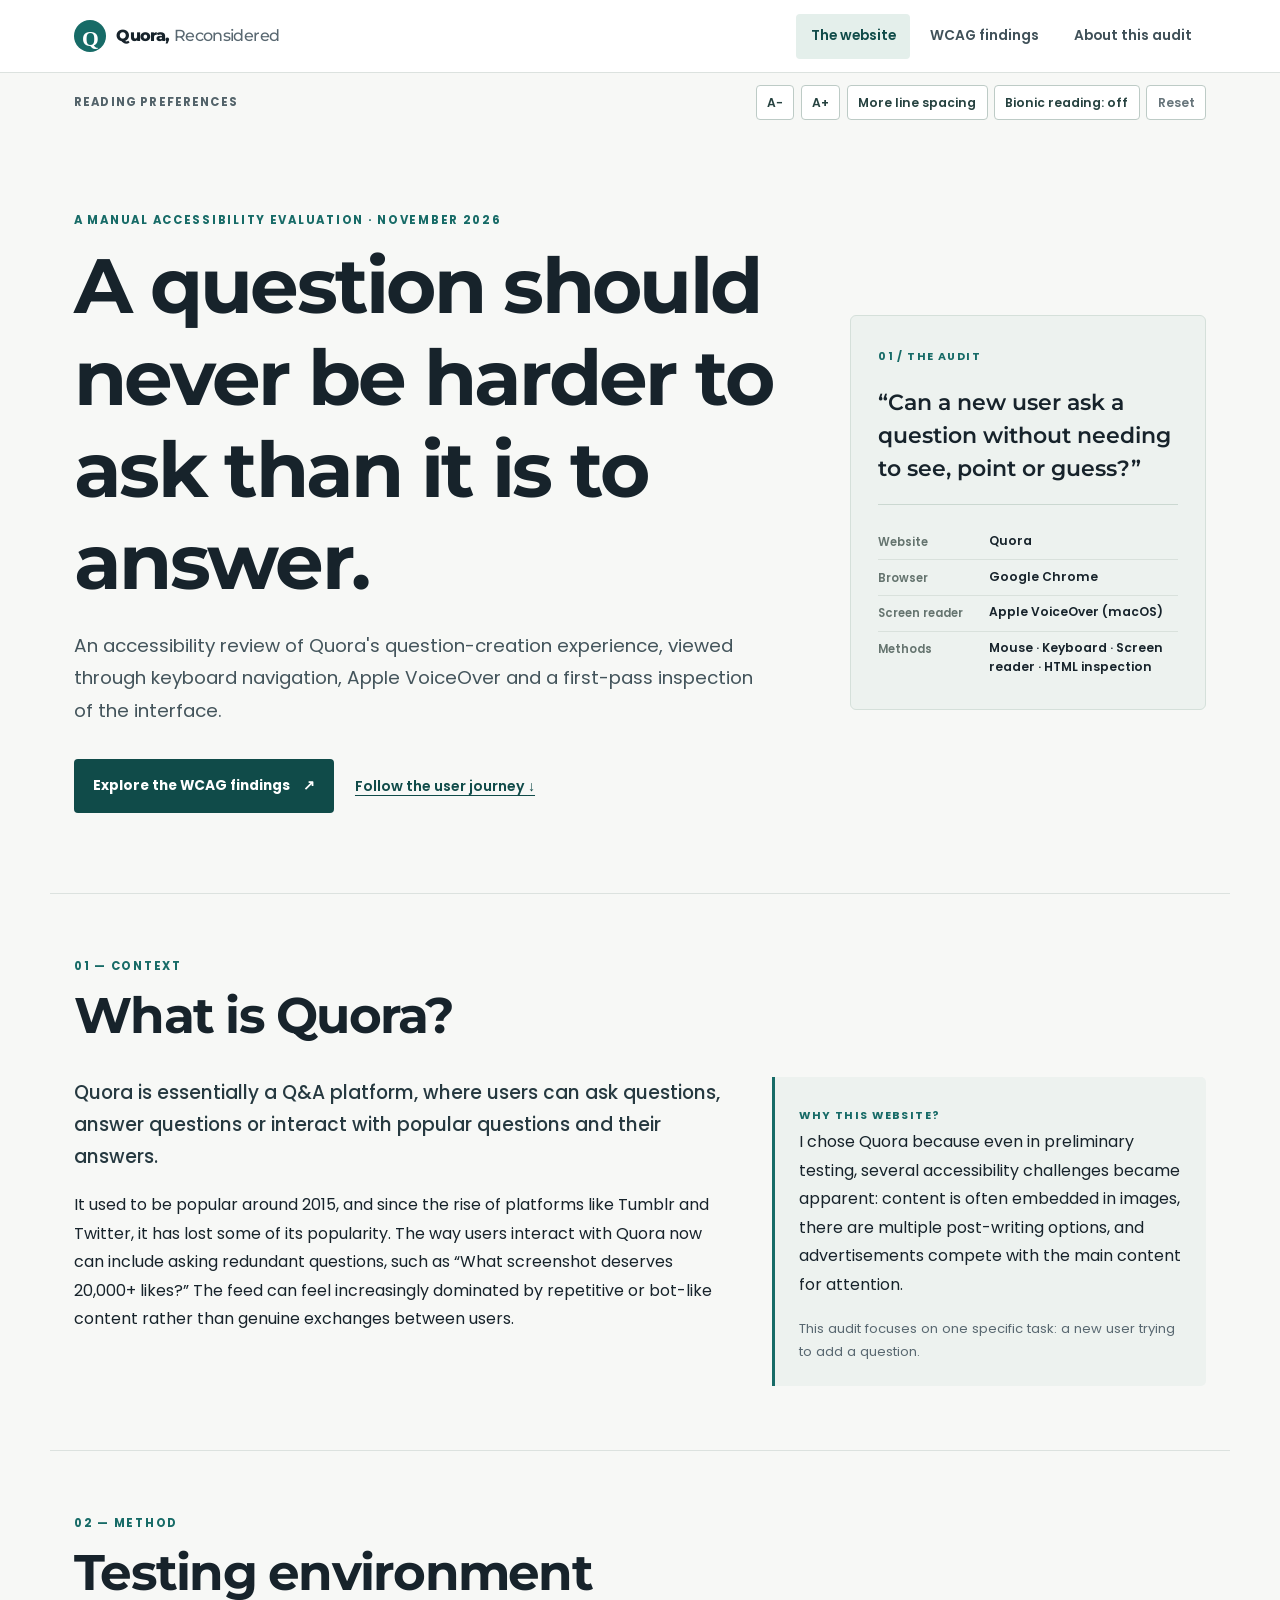
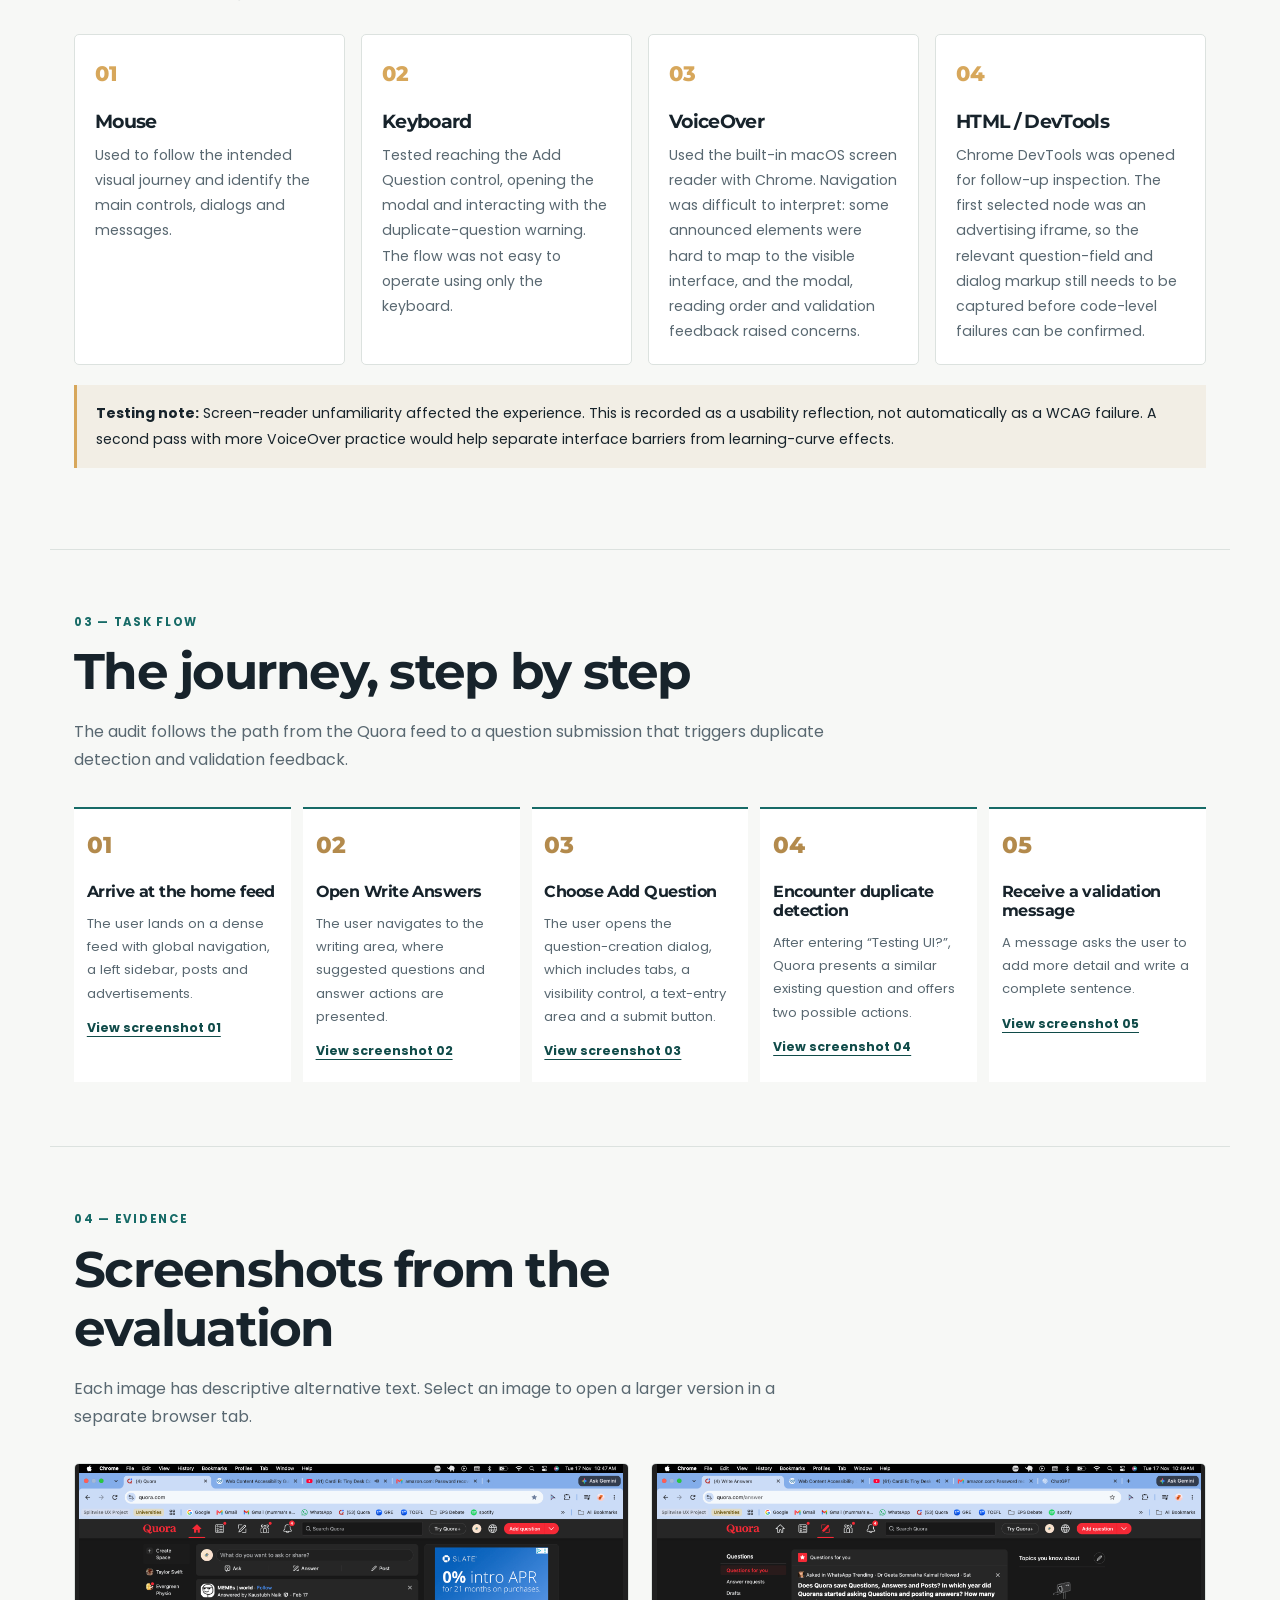
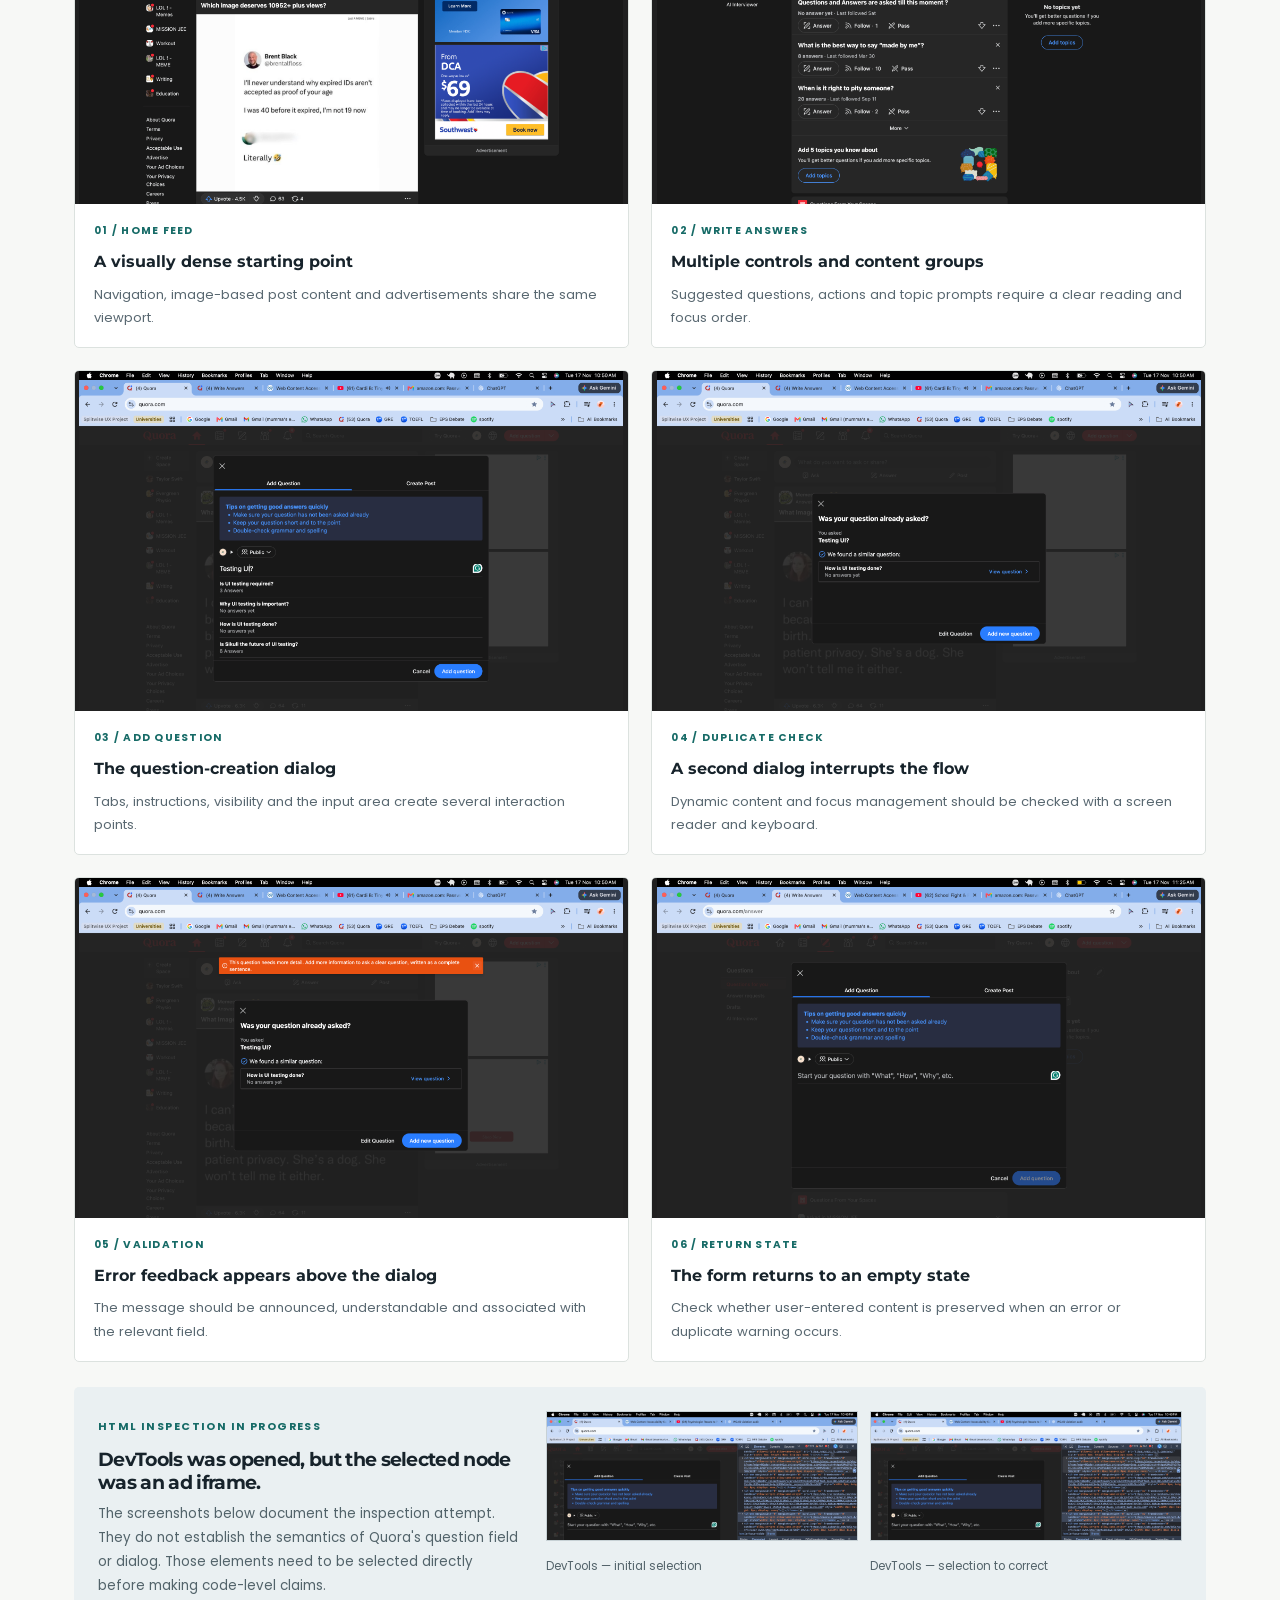
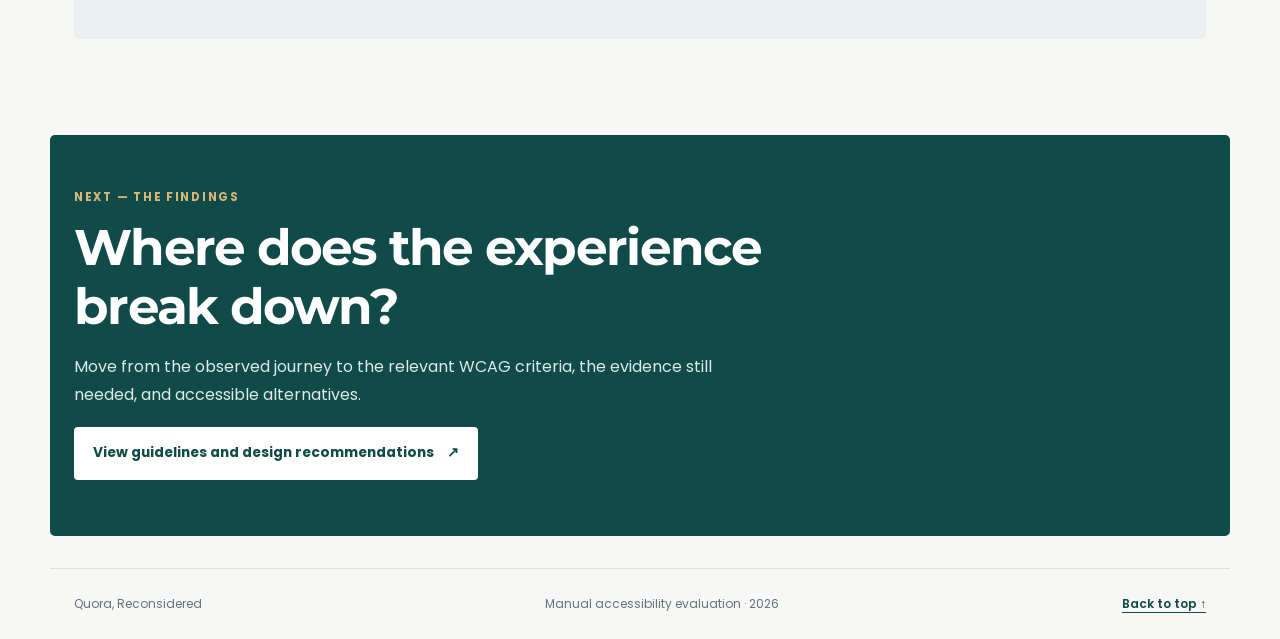
<file: index.html>
<!doctype html>
<html lang="en">
<head>
  <meta charset="utf-8">
  <meta name="viewport" content="width=device-width, initial-scale=1">
  <meta name="description" content="A manual accessibility evaluation of Quora's question-creation journey, with WCAG findings, screen-reader observations and accessible design recommendations.">
  <title>Quora, Reconsidered — Accessibility Audit</title>
  <link rel="preconnect" href="https://fonts.googleapis.com">
  <link rel="preconnect" href="https://fonts.gstatic.com" crossorigin>
  <link href="https://fonts.googleapis.com/css2?family=Montserrat:wght@500;600;700;800&family=Poppins:wght@400;500;600;700&display=swap" rel="stylesheet">
  <link rel="stylesheet" href="styles.css">
  <script src="script.js" defer></script>
</head>
<body>
  <a class="skip-link" href="#main">Skip to main content</a>
  <header class="site-header">
    <div class="header-inner">
      <a class="brand" href="index.html" aria-label="Quora, Reconsidered home">
        <span class="brand-mark" aria-hidden="true">Q</span>
        <span>Quora, <span class="brand-light">Reconsidered</span></span>
      </a>
      <nav class="primary-nav" aria-label="Main navigation">
        <a href="index.html" aria-current="page">The website</a>
        <a href="guidelines.html">WCAG findings</a>
        <a href="about.html">About this audit</a>
      </nav>
    </div>
  </header>

  <div class="reading-tools" role="region" aria-label="Reading preferences">
    <span class="tools-label">Reading preferences</span>
    <div class="tool-controls">
      <button type="button" id="font-smaller" class="tool-button" aria-label="Decrease paragraph text size">A−</button>
      <button type="button" id="font-larger" class="tool-button" aria-label="Increase paragraph text size">A+</button>
      <button type="button" id="spacing-toggle" class="tool-button" aria-pressed="false">More line spacing</button>
      <button type="button" id="bionic-toggle" class="tool-button" aria-pressed="false">Bionic reading: off</button>
      <button type="button" id="reset-reading" class="tool-button tool-button-muted">Reset</button>
      <span id="reading-status" class="sr-only" aria-live="polite"></span>
    </div>
  </div>

  <main id="main" tabindex="-1">
    <section class="hero page-shell" aria-labelledby="page-title">
      <div class="hero-copy">
        <p class="eyebrow">A manual accessibility evaluation · November 2026</p>
        <h1 id="page-title">A question should never be harder to ask than it is to answer.</h1>
        <p class="hero-intro">An accessibility review of Quora's question-creation experience, viewed through keyboard navigation, Apple VoiceOver and a first-pass inspection of the interface.</p>
        <div class="hero-actions">
          <a class="button button-dark" href="guidelines.html">Explore the WCAG findings <span aria-hidden="true">↗</span></a>
          <a class="text-link" href="#journey">Follow the user journey <span aria-hidden="true">↓</span></a>
        </div>
      </div>
      <aside class="hero-note" aria-label="Audit summary">
        <span class="note-index">01 / THE AUDIT</span>
        <p class="note-quote">“Can a new user ask a question without needing to see, point or guess?”</p>
        <div class="note-rule"></div>
        <dl class="meta-list">
          <div><dt>Website</dt><dd>Quora</dd></div>
          <div><dt>Browser</dt><dd>Google Chrome</dd></div>
          <div><dt>Screen reader</dt><dd>Apple VoiceOver (macOS)</dd></div>
          <div><dt>Methods</dt><dd>Mouse · Keyboard · Screen reader · HTML inspection</dd></div>
        </dl>
      </aside>
    </section>

    <section class="page-shell section-block" aria-labelledby="quora-title">
      <div class="section-heading">
        <p class="eyebrow">01 — Context</p>
        <h2 id="quora-title">What is Quora?</h2>
      </div>
      <div class="two-column">
        <div>
          <p class="lead">Quora is essentially a Q&amp;A platform, where users can ask questions, answer questions or interact with popular questions and their answers.</p>
          <p>It used to be popular around 2015, and since the rise of platforms like Tumblr and Twitter, it has lost some of its popularity. The way users interact with Quora now can include asking redundant questions, such as “What screenshot deserves 20,000+ likes?” The feed can feel increasingly dominated by repetitive or bot-like content rather than genuine exchanges between users.</p>
        </div>
        <div class="context-card">
          <span class="card-kicker">WHY THIS WEBSITE?</span>
          <p>I chose Quora because even in preliminary testing, several accessibility challenges became apparent: content is often embedded in images, there are multiple post-writing options, and advertisements compete with the main content for attention.</p>
          <p class="small-note">This audit focuses on one specific task: a new user trying to add a question.</p>
        </div>
      </div>
    </section>

    <section class="page-shell section-block" aria-labelledby="environment-title">
      <div class="section-heading">
        <p class="eyebrow">02 — Method</p>
        <h2 id="environment-title">Testing environment</h2>
      </div>
      <div class="method-grid">
        <article class="method-card"><span class="method-number">01</span><h3>Mouse</h3><p>Used to follow the intended visual journey and identify the main controls, dialogs and messages.</p></article>
        <article class="method-card"><span class="method-number">02</span><h3>Keyboard</h3><p>Tested reaching the Add Question control, opening the modal and interacting with the duplicate-question warning. The flow was not easy to operate using only the keyboard.</p></article>
        <article class="method-card"><span class="method-number">03</span><h3>VoiceOver</h3><p>Used the built-in macOS screen reader with Chrome. Navigation was difficult to interpret: some announced elements were hard to map to the visible interface, and the modal, reading order and validation feedback raised concerns.</p></article>
        <article class="method-card"><span class="method-number">04</span><h3>HTML / DevTools</h3><p>Chrome DevTools was opened for follow-up inspection. The first selected node was an advertising iframe, so the relevant question-field and dialog markup still needs to be captured before code-level failures can be confirmed.</p></article>
      </div>
      <p class="method-caveat"><strong>Testing note:</strong> Screen-reader unfamiliarity affected the experience. This is recorded as a usability reflection, not automatically as a WCAG failure. A second pass with more VoiceOver practice would help separate interface barriers from learning-curve effects.</p>
    </section>

    <section class="page-shell section-block" id="journey" aria-labelledby="journey-title">
      <div class="section-heading">
        <p class="eyebrow">03 — Task flow</p>
        <h2 id="journey-title">The journey, step by step</h2>
        <p class="section-summary">The audit follows the path from the Quora feed to a question submission that triggers duplicate detection and validation feedback.</p>
      </div>
      <ol class="journey">
        <li><span class="journey-step">01</span><div><h3>Arrive at the home feed</h3><p>The user lands on a dense feed with global navigation, a left sidebar, posts and advertisements.</p><a href="#evidence-home">View screenshot 01</a></div></li>
        <li><span class="journey-step">02</span><div><h3>Open Write Answers</h3><p>The user navigates to the writing area, where suggested questions and answer actions are presented.</p><a href="#evidence-write">View screenshot 02</a></div></li>
        <li><span class="journey-step">03</span><div><h3>Choose Add Question</h3><p>The user opens the question-creation dialog, which includes tabs, a visibility control, a text-entry area and a submit button.</p><a href="#evidence-modal">View screenshot 03</a></div></li>
        <li><span class="journey-step">04</span><div><h3>Encounter duplicate detection</h3><p>After entering “Testing UI?”, Quora presents a similar existing question and offers two possible actions.</p><a href="#evidence-duplicate">View screenshot 04</a></div></li>
        <li><span class="journey-step">05</span><div><h3>Receive a validation message</h3><p>A message asks the user to add more detail and write a complete sentence.</p><a href="#evidence-error">View screenshot 05</a></div></li>
      </ol>
    </section>

    <section class="page-shell section-block" aria-labelledby="evidence-title">
      <div class="section-heading">
        <p class="eyebrow">04 — Evidence</p>
        <h2 id="evidence-title">Screenshots from the evaluation</h2>
        <p class="section-summary">Each image has descriptive alternative text. Select an image to open a larger version in a separate browser tab.</p>
      </div>
      <div class="evidence-grid">
        <figure class="evidence-card" id="evidence-home">
          <a href="assets/01-quora-home.png" target="_blank" rel="noopener"><img src="assets/01-quora-home.png" alt="Screenshot of the Quora home feed in dark mode. A central post contains a large meme image, with a navigation sidebar on the left and two advertisements in a right-hand column."></a>
          <figcaption><span>01 / HOME FEED</span><strong>A visually dense starting point</strong><p>Navigation, image-based post content and advertisements share the same viewport.</p></figcaption>
        </figure>
        <figure class="evidence-card" id="evidence-write">
          <a href="assets/02-write-answers.png" target="_blank" rel="noopener"><img src="assets/02-write-answers.png" alt="Screenshot of Quora's Write Answers page. A Questions for you panel lists suggested questions with Answer, Follow and Pass controls; a Topics you know about panel appears on the right."></a>
          <figcaption><span>02 / WRITE ANSWERS</span><strong>Multiple controls and content groups</strong><p>Suggested questions, actions and topic prompts require a clear reading and focus order.</p></figcaption>
        </figure>
        <figure class="evidence-card" id="evidence-modal">
          <a href="assets/03-question-prompts.png" target="_blank" rel="noopener"><img src="assets/03-question-prompts.png" alt="Screenshot of Quora's Add Question dialog in dark mode. It shows Add Question and Create Post tabs, a blue tips panel, a Public visibility control, a question-entry area and Cancel and Add question buttons."></a>
          <figcaption><span>03 / ADD QUESTION</span><strong>The question-creation dialog</strong><p>Tabs, instructions, visibility and the input area create several interaction points.</p></figcaption>
        </figure>
        <figure class="evidence-card" id="evidence-duplicate">
          <a href="assets/04-add-question-modal.png" target="_blank" rel="noopener"><img src="assets/04-add-question-modal.png" alt="Screenshot of a Quora dialog asking whether the question was already asked. It shows the entered question Testing UI?, a suggested similar question, and Edit Question and Add new question buttons."></a>
          <figcaption><span>04 / DUPLICATE CHECK</span><strong>A second dialog interrupts the flow</strong><p>Dynamic content and focus management should be checked with a screen reader and keyboard.</p></figcaption>
        </figure>
        <figure class="evidence-card" id="evidence-error">
          <a href="assets/05-duplicate-question.png" target="_blank" rel="noopener"><img src="assets/05-duplicate-question.png" alt="Screenshot of Quora's duplicate-question dialog with an orange notification above it stating that the question needs more detail and should be written as a complete sentence."></a>
          <figcaption><span>05 / VALIDATION</span><strong>Error feedback appears above the dialog</strong><p>The message should be announced, understandable and associated with the relevant field.</p></figcaption>
        </figure>
        <figure class="evidence-card">
          <a href="assets/06-validation-error.png" target="_blank" rel="noopener"><img src="assets/06-validation-error.png" alt="Screenshot of the Quora Add Question dialog after the previous warning has disappeared. The question-entry area is empty and the Add question button is disabled."></a>
          <figcaption><span>06 / RETURN STATE</span><strong>The form returns to an empty state</strong><p>Check whether user-entered content is preserved when an error or duplicate warning occurs.</p></figcaption>
        </figure>
      </div>
      <div class="devtools-note">
        <div><span class="card-kicker">HTML INSPECTION IN PROGRESS</span><h3>DevTools was opened, but the selected node was an ad iframe.</h3><p>The screenshots below document the inspection attempt. They do not establish the semantics of Quora's question field or dialog. Those elements need to be selected directly before making code-level claims.</p></div>
        <div class="devtools-images">
          <figure><a href="assets/07-devtools-inspection.png" target="_blank" rel="noopener"><img src="assets/07-devtools-inspection.png" alt="Chrome DevTools Elements panel showing an advertising iframe selected in the page DOM."></a><figcaption>DevTools — initial selection</figcaption></figure>
          <figure><a href="assets/08-devtools-selection.png" target="_blank" rel="noopener"><img src="assets/08-devtools-selection.png" alt="Chrome DevTools Elements panel still showing an iframe element selected while the Add Question dialog is visible beside it."></a><figcaption>DevTools — selection to correct</figcaption></figure>
        </div>
      </div>
    </section>

    <section class="page-shell closing-band">
      <p class="eyebrow">NEXT — THE FINDINGS</p>
      <h2>Where does the experience break down?</h2>
      <p>Move from the observed journey to the relevant WCAG criteria, the evidence still needed, and accessible alternatives.</p>
      <a class="button button-light" href="guidelines.html">View guidelines and design recommendations <span aria-hidden="true">↗</span></a>
    </section>
  </main>
  <footer class="site-footer"><span>Quora, Reconsidered</span><span>Manual accessibility evaluation · 2026</span><a href="#main">Back to top ↑</a></footer>
</body>
</html>
</file>
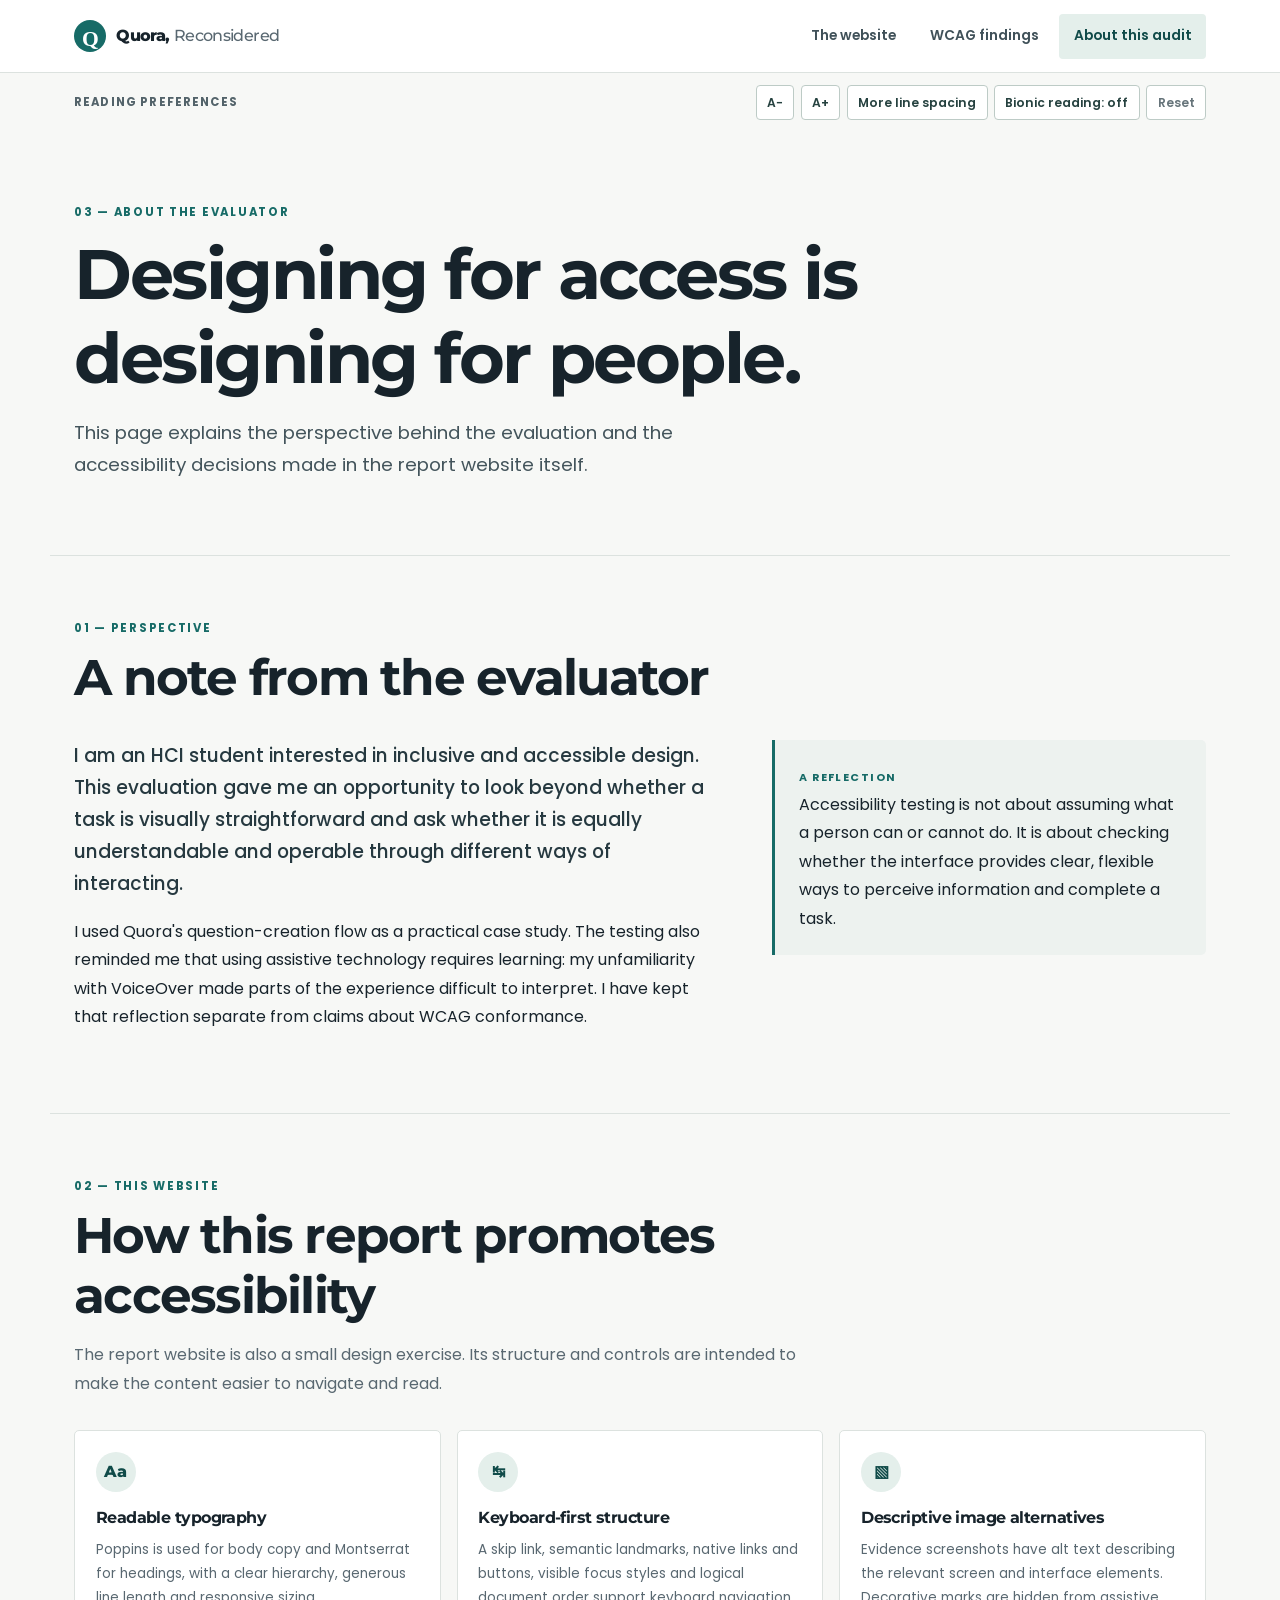
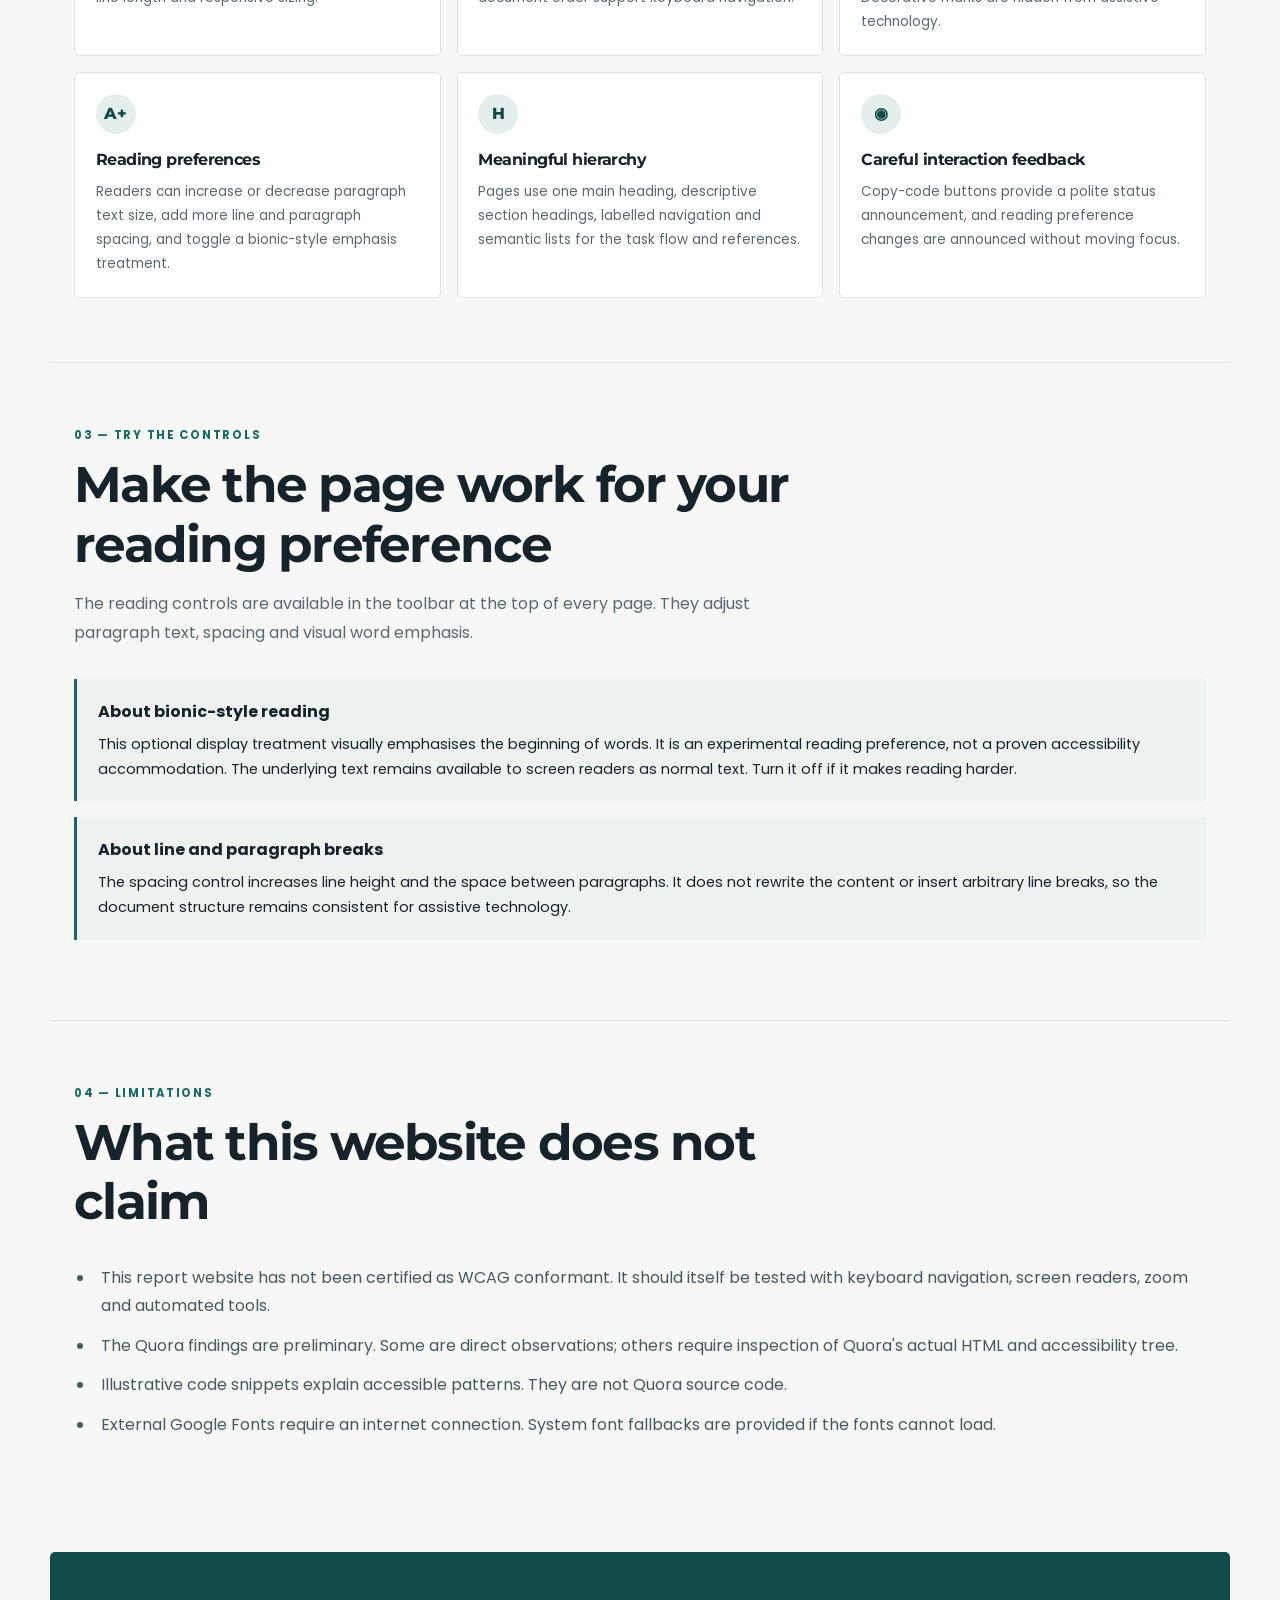
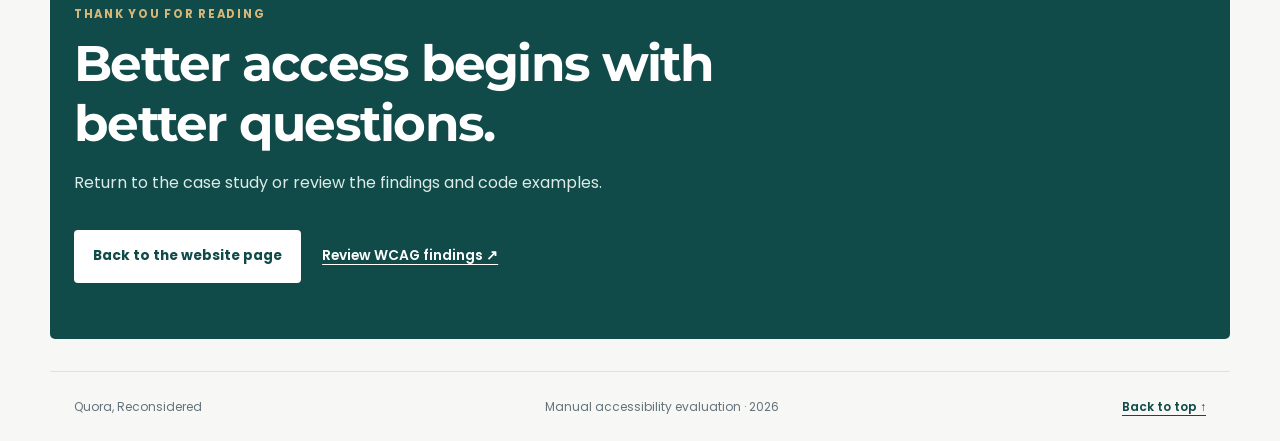
<file: about.html>
<!doctype html>
<html lang="en">
<head>
  <meta charset="utf-8">
  <meta name="viewport" content="width=device-width, initial-scale=1">
  <meta name="description" content="About the evaluator, the manual testing process and the accessibility features built into the Quora, Reconsidered report website.">
  <title>About This Audit — Quora, Reconsidered</title>
  <link rel="preconnect" href="https://fonts.googleapis.com">
  <link rel="preconnect" href="https://fonts.gstatic.com" crossorigin>
  <link href="https://fonts.googleapis.com/css2?family=Montserrat:wght@500;600;700;800&family=Poppins:wght@400;500;600;700&display=swap" rel="stylesheet">
  <link rel="stylesheet" href="styles.css">
  <script src="script.js" defer></script>
</head>
<body>
  <a class="skip-link" href="#main">Skip to main content</a>
  <header class="site-header"><div class="header-inner">
    <a class="brand" href="index.html" aria-label="Quora, Reconsidered home"><span class="brand-mark" aria-hidden="true">Q</span><span>Quora, <span class="brand-light">Reconsidered</span></span></a>
    <nav class="primary-nav" aria-label="Main navigation"><a href="index.html">The website</a><a href="guidelines.html">WCAG findings</a><a href="about.html" aria-current="page">About this audit</a></nav>
  </div></header>
  <div class="reading-tools" role="region" aria-label="Reading preferences"><span class="tools-label">Reading preferences</span><div class="tool-controls">
    <button type="button" id="font-smaller" class="tool-button" aria-label="Decrease paragraph text size">A−</button><button type="button" id="font-larger" class="tool-button" aria-label="Increase paragraph text size">A+</button><button type="button" id="spacing-toggle" class="tool-button" aria-pressed="false">More line spacing</button><button type="button" id="bionic-toggle" class="tool-button" aria-pressed="false">Bionic reading: off</button><button type="button" id="reset-reading" class="tool-button tool-button-muted">Reset</button><span id="reading-status" class="sr-only" aria-live="polite"></span>
  </div></div>
  <main id="main" tabindex="-1">
    <section class="page-shell page-hero compact-hero">
      <p class="eyebrow">03 — About the evaluator</p><h1>Designing for access is designing for people.</h1>
      <p class="hero-intro">This page explains the perspective behind the evaluation and the accessibility decisions made in the report website itself.</p>
    </section>
    <section class="page-shell section-block" aria-labelledby="perspective-title">
      <div class="section-heading"><p class="eyebrow">01 — Perspective</p><h2 id="perspective-title">A note from the evaluator</h2></div>
      <div class="two-column">
        <div><p class="lead">I am an HCI student interested in inclusive and accessible design. This evaluation gave me an opportunity to look beyond whether a task is visually straightforward and ask whether it is equally understandable and operable through different ways of interacting.</p><p>I used Quora's question-creation flow as a practical case study. The testing also reminded me that using assistive technology requires learning: my unfamiliarity with VoiceOver made parts of the experience difficult to interpret. I have kept that reflection separate from claims about WCAG conformance.</p></div>
        <aside class="context-card"><span class="card-kicker">A REFLECTION</span><p>Accessibility testing is not about assuming what a person can or cannot do. It is about checking whether the interface provides clear, flexible ways to perceive information and complete a task.</p></aside>
      </div>
    </section>
    <section class="page-shell section-block" aria-labelledby="built-title">
      <div class="section-heading"><p class="eyebrow">02 — This website</p><h2 id="built-title">How this report promotes accessibility</h2><p class="section-summary">The report website is also a small design exercise. Its structure and controls are intended to make the content easier to navigate and read.</p></div>
      <div class="accessibility-grid">
        <article><span class="feature-icon" aria-hidden="true">Aa</span><h3>Readable typography</h3><p>Poppins is used for body copy and Montserrat for headings, with a clear hierarchy, generous line length and responsive sizing.</p></article>
        <article><span class="feature-icon" aria-hidden="true">↹</span><h3>Keyboard-first structure</h3><p>A skip link, semantic landmarks, native links and buttons, visible focus styles and logical document order support keyboard navigation.</p></article>
        <article><span class="feature-icon" aria-hidden="true">▧</span><h3>Descriptive image alternatives</h3><p>Evidence screenshots have alt text describing the relevant screen and interface elements. Decorative marks are hidden from assistive technology.</p></article>
        <article><span class="feature-icon" aria-hidden="true">A+</span><h3>Reading preferences</h3><p>Readers can increase or decrease paragraph text size, add more line and paragraph spacing, and toggle a bionic-style emphasis treatment.</p></article>
        <article><span class="feature-icon" aria-hidden="true">H</span><h3>Meaningful hierarchy</h3><p>Pages use one main heading, descriptive section headings, labelled navigation and semantic lists for the task flow and references.</p></article>
        <article><span class="feature-icon" aria-hidden="true">◉</span><h3>Careful interaction feedback</h3><p>Copy-code buttons provide a polite status announcement, and reading preference changes are announced without moving focus.</p></article>
      </div>
    </section>
    <section class="page-shell section-block" aria-labelledby="tools-title">
      <div class="section-heading"><p class="eyebrow">03 — Try the controls</p><h2 id="tools-title">Make the page work for your reading preference</h2><p class="section-summary">The reading controls are available in the toolbar at the top of every page. They adjust paragraph text, spacing and visual word emphasis.</p></div>
      <div class="callout"><strong>About bionic-style reading</strong><p>This optional display treatment visually emphasises the beginning of words. It is an experimental reading preference, not a proven accessibility accommodation. The underlying text remains available to screen readers as normal text. Turn it off if it makes reading harder.</p></div>
      <div class="callout"><strong>About line and paragraph breaks</strong><p>The spacing control increases line height and the space between paragraphs. It does not rewrite the content or insert arbitrary line breaks, so the document structure remains consistent for assistive technology.</p></div>
    </section>
    <section class="page-shell section-block" aria-labelledby="limits-title">
      <div class="section-heading"><p class="eyebrow">04 — Limitations</p><h2 id="limits-title">What this website does not claim</h2></div>
      <ul class="plain-list">
        <li>This report website has not been certified as WCAG conformant. It should itself be tested with keyboard navigation, screen readers, zoom and automated tools.</li>
        <li>The Quora findings are preliminary. Some are direct observations; others require inspection of Quora's actual HTML and accessibility tree.</li>
        <li>Illustrative code snippets explain accessible patterns. They are not Quora source code.</li>
        <li>External Google Fonts require an internet connection. System font fallbacks are provided if the fonts cannot load.</li>
      </ul>
    </section>
    <section class="page-shell closing-band"><p class="eyebrow">THANK YOU FOR READING</p><h2>Better access begins with better questions.</h2><p>Return to the case study or review the findings and code examples.</p><div class="hero-actions"><a class="button button-light" href="index.html">Back to the website page</a><a class="footer-light-link" href="guidelines.html">Review WCAG findings ↗</a></div></section>
  </main>
  <footer class="site-footer"><span>Quora, Reconsidered</span><span>Manual accessibility evaluation · 2026</span><a href="#main">Back to top ↑</a></footer>
</body>
</html>
</file>
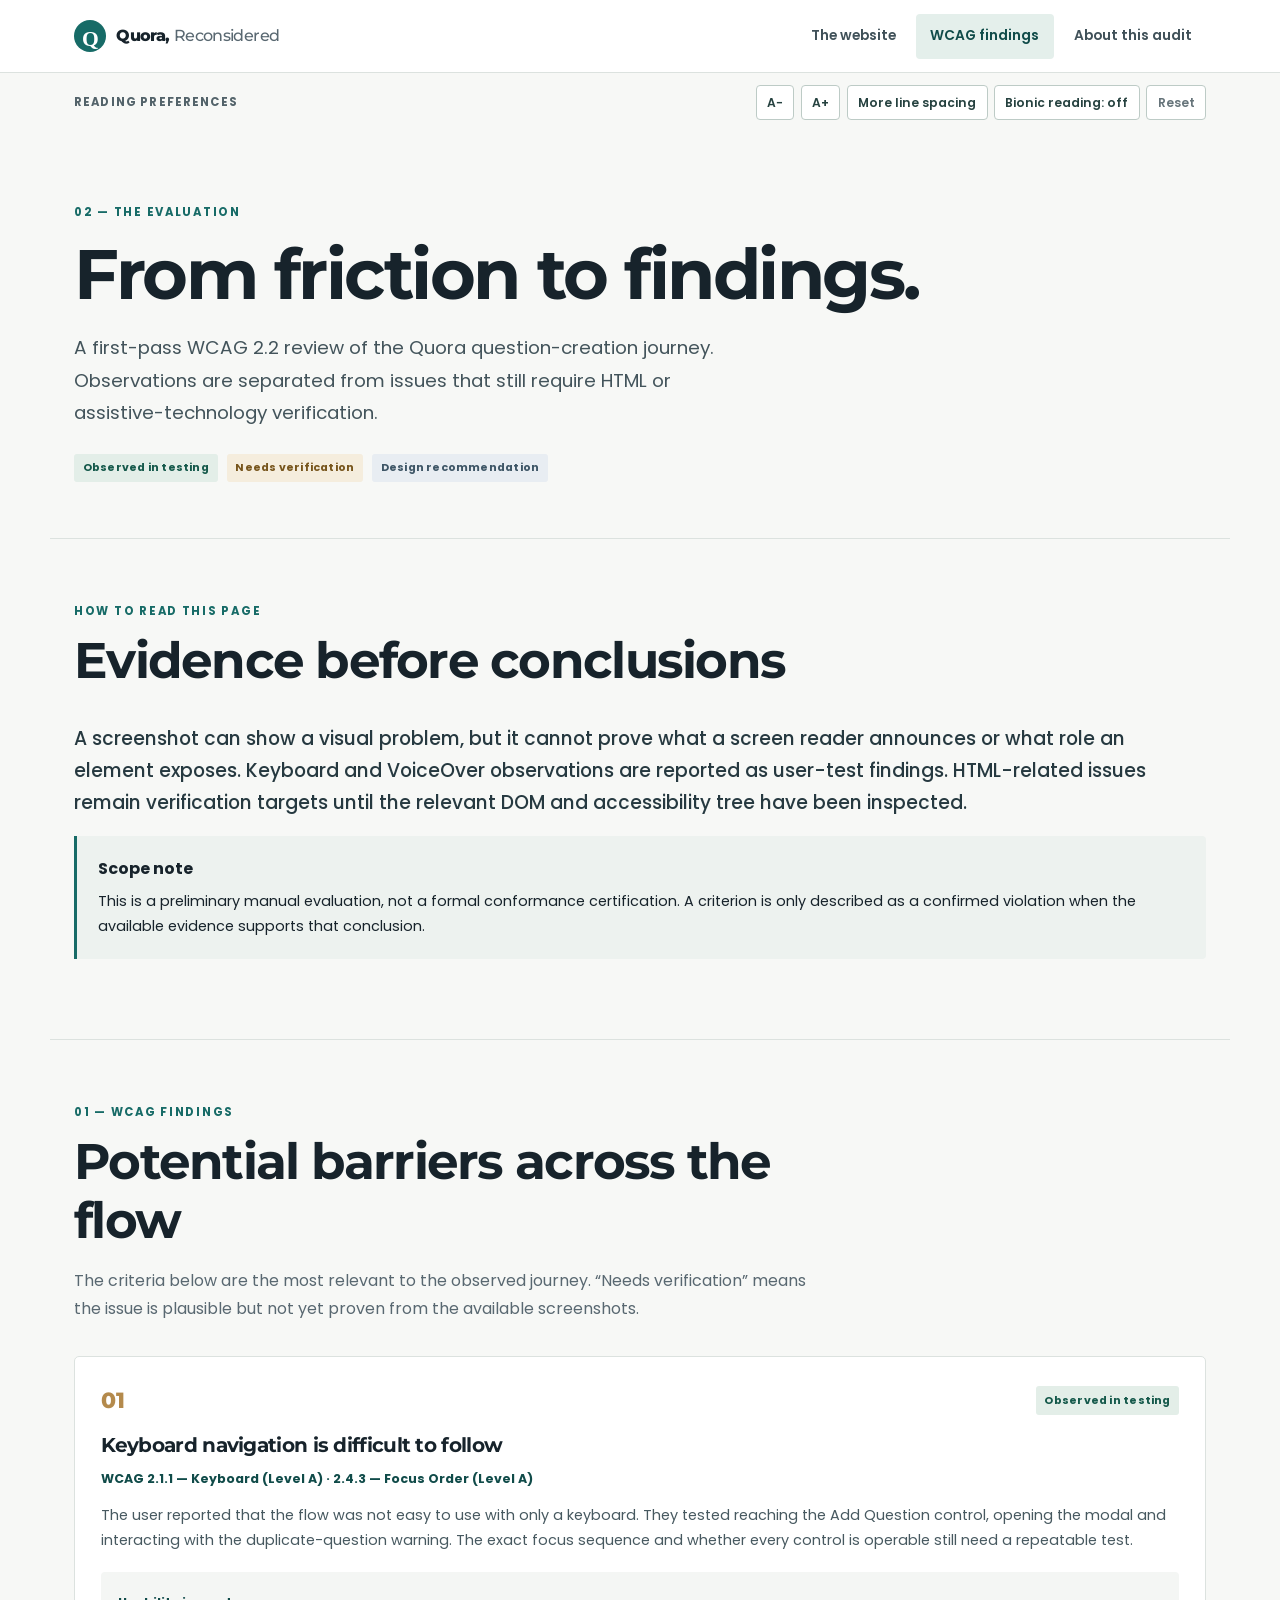
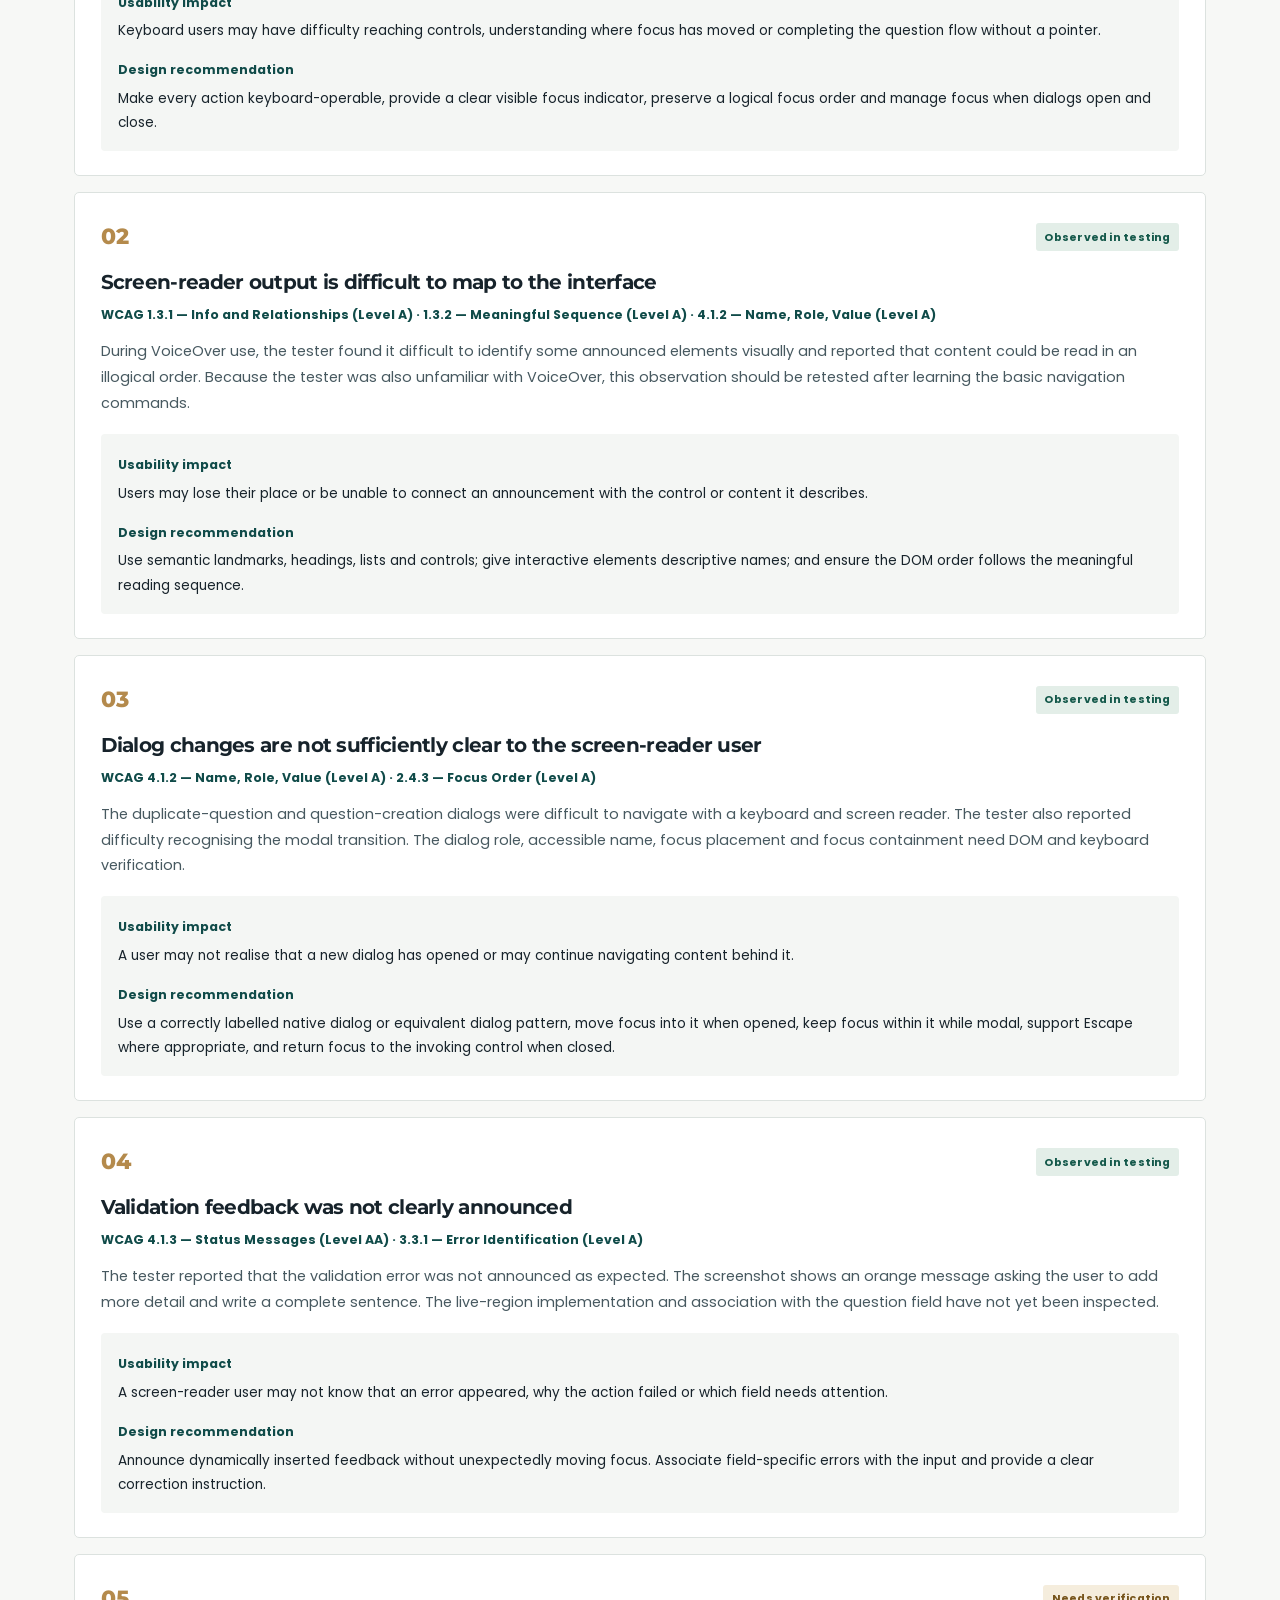
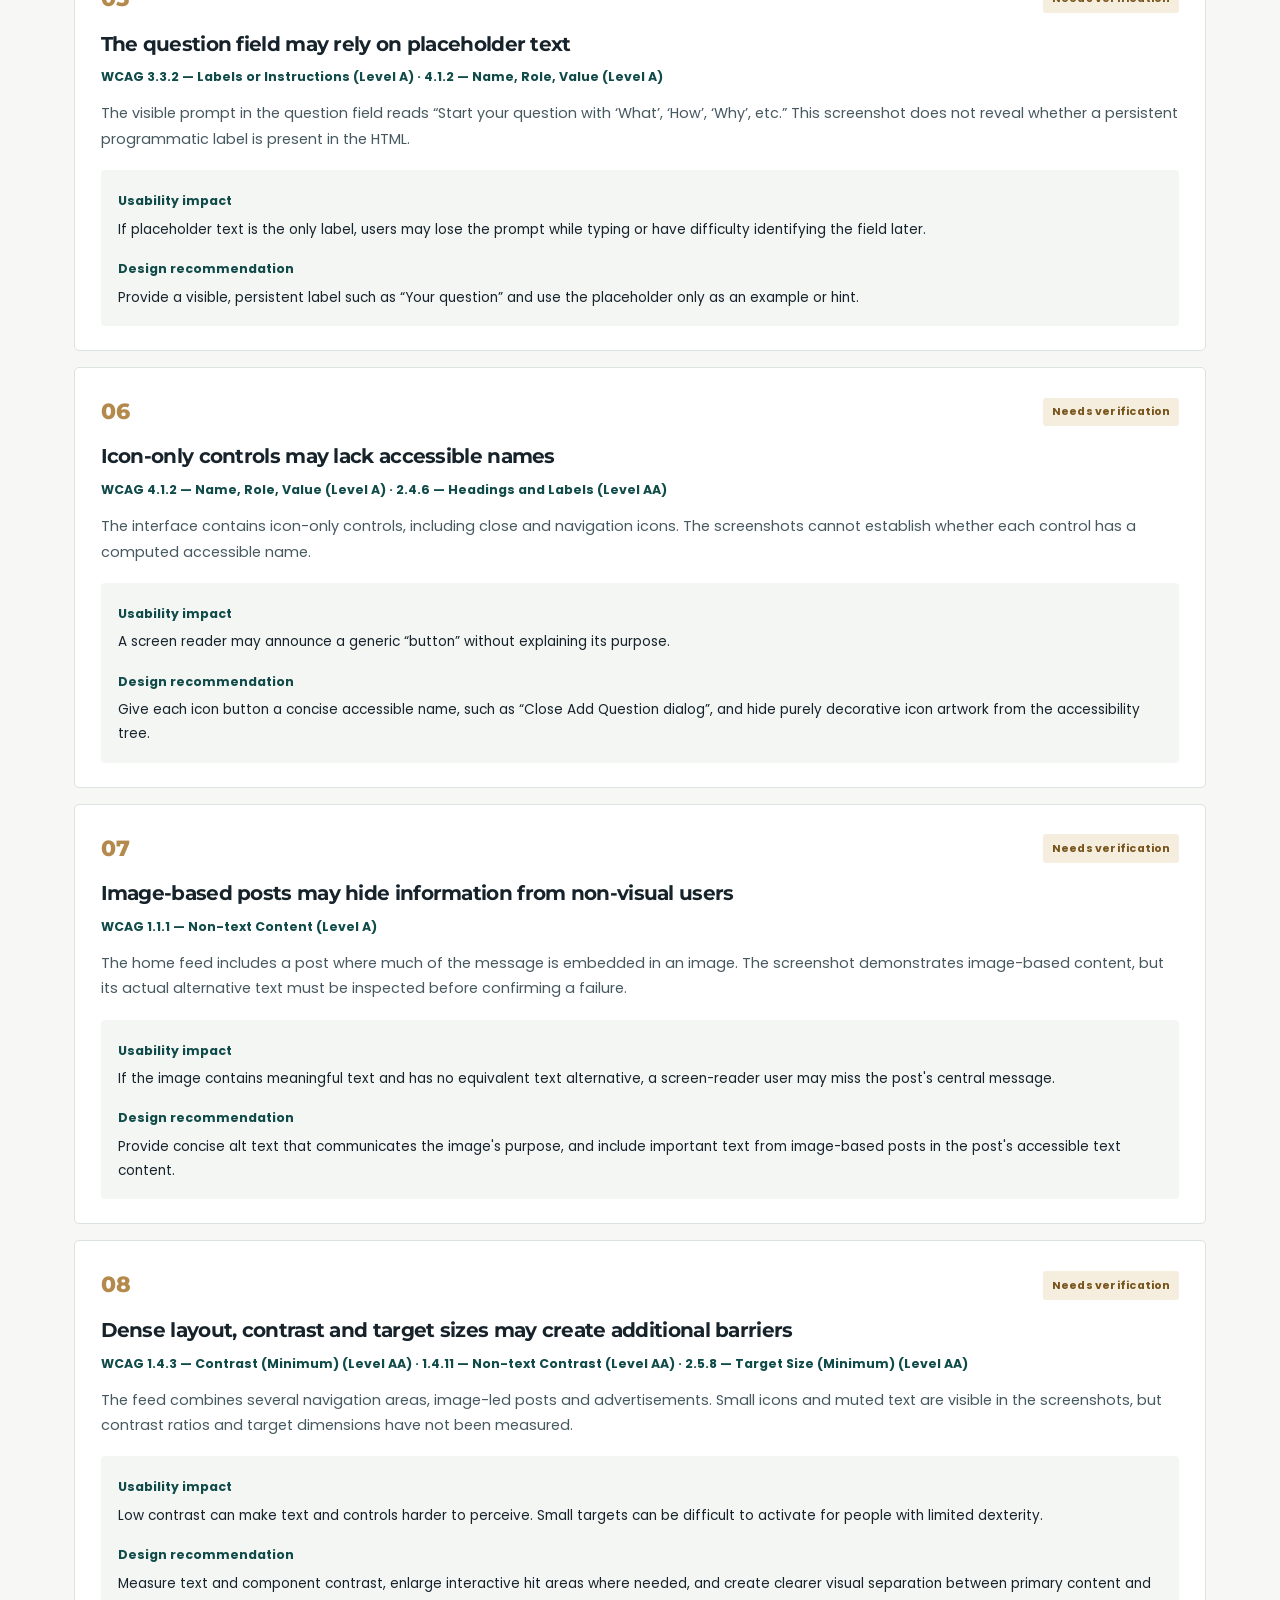
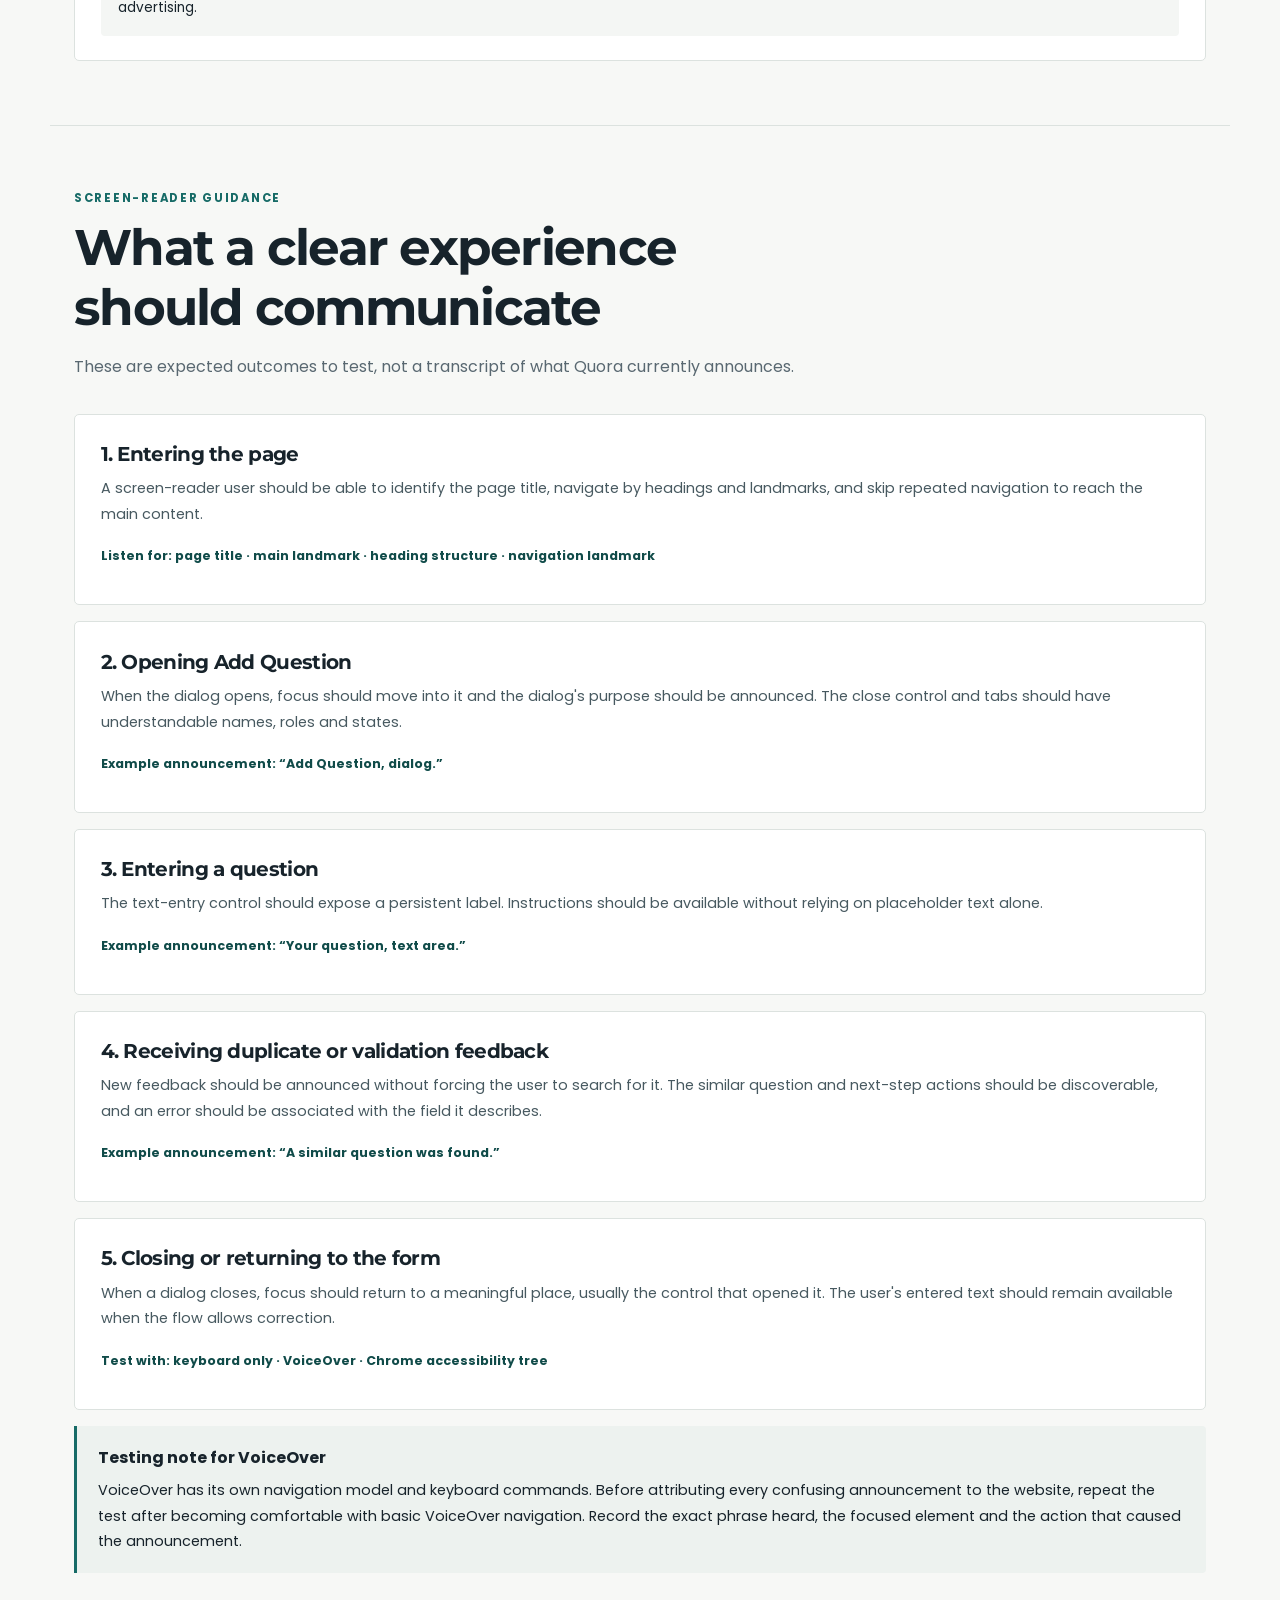
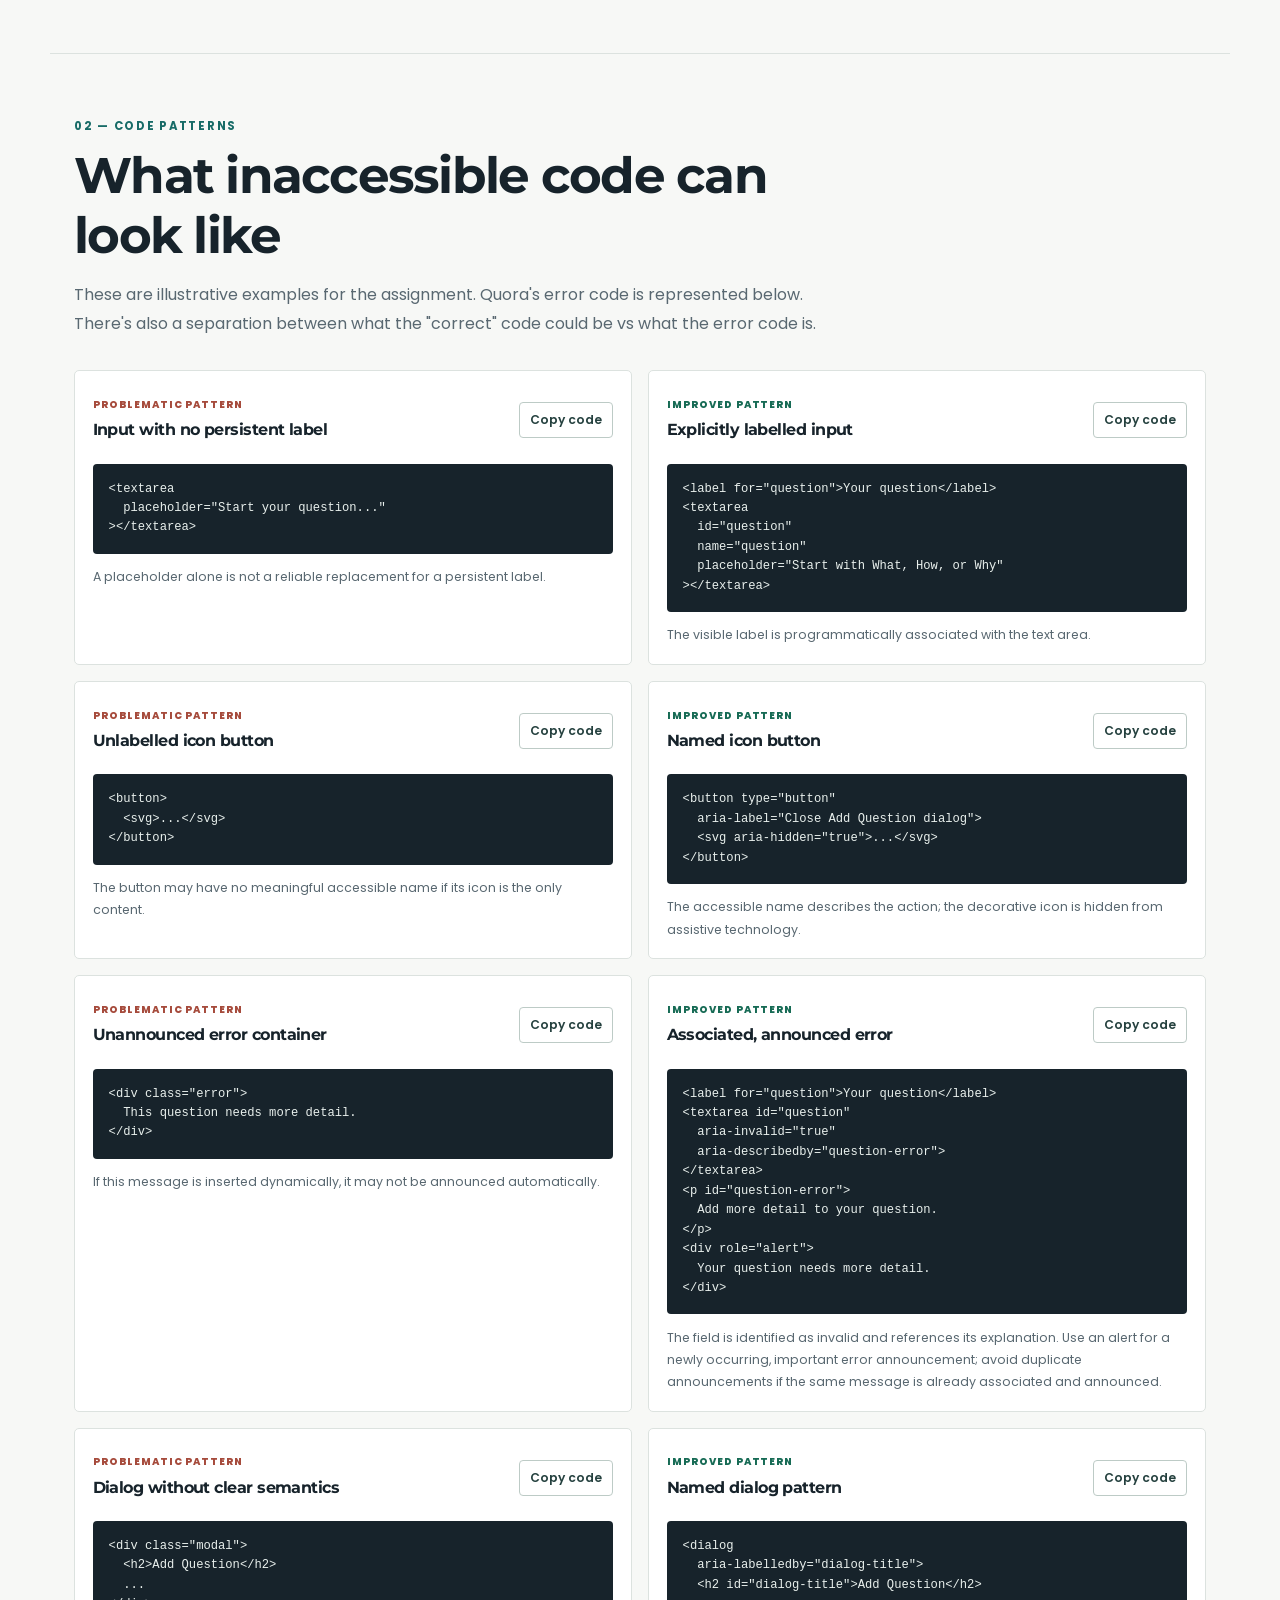
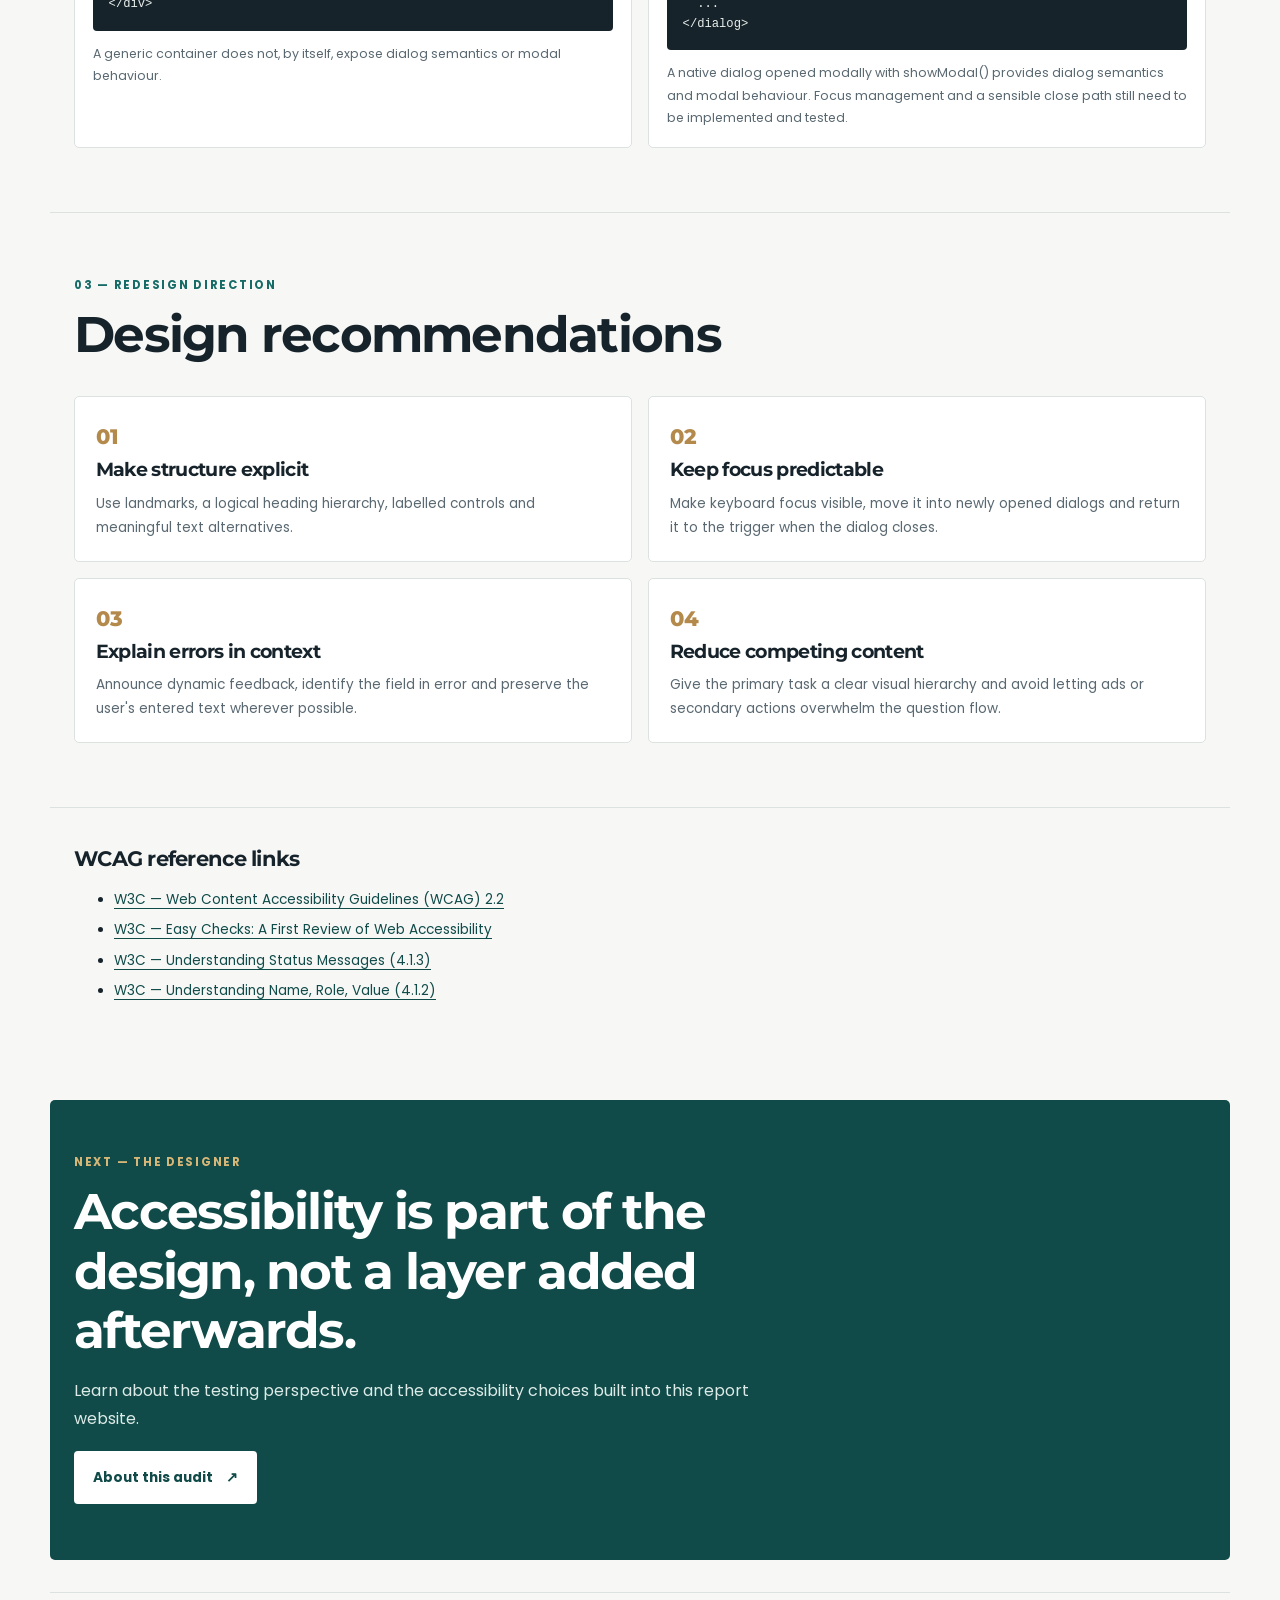
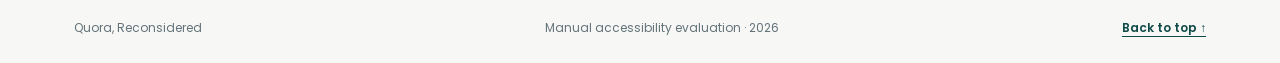
<file: guidelines.html>
<!doctype html>
<html lang="en">
<head>
  <meta charset="utf-8">
  <meta name="viewport" content="width=device-width, initial-scale=1">
  <meta name="description" content="WCAG 2.2 findings, observed barriers, code examples and accessible design recommendations for Quora's question-creation flow.">
  <title>WCAG Findings — Quora, Reconsidered</title>
  <link rel="preconnect" href="https://fonts.googleapis.com">
  <link rel="preconnect" href="https://fonts.gstatic.com" crossorigin>
  <link href="https://fonts.googleapis.com/css2?family=Montserrat:wght@500;600;700;800&family=Poppins:wght@400;500;600;700&display=swap" rel="stylesheet">
  <link rel="stylesheet" href="styles.css">
  <script src="script.js" defer></script>
</head>
<body>
  <a class="skip-link" href="#main">Skip to main content</a>
  <header class="site-header"><div class="header-inner">
    <a class="brand" href="index.html" aria-label="Quora, Reconsidered home"><span class="brand-mark" aria-hidden="true">Q</span><span>Quora, <span class="brand-light">Reconsidered</span></span></a>
    <nav class="primary-nav" aria-label="Main navigation"><a href="index.html">The website</a><a href="guidelines.html" aria-current="page">WCAG findings</a><a href="about.html">About this audit</a></nav>
  </div></header>
  <div class="reading-tools" role="region" aria-label="Reading preferences"><span class="tools-label">Reading preferences</span><div class="tool-controls">
    <button type="button" id="font-smaller" class="tool-button" aria-label="Decrease paragraph text size">A−</button><button type="button" id="font-larger" class="tool-button" aria-label="Increase paragraph text size">A+</button><button type="button" id="spacing-toggle" class="tool-button" aria-pressed="false">More line spacing</button><button type="button" id="bionic-toggle" class="tool-button" aria-pressed="false">Bionic reading: off</button><button type="button" id="reset-reading" class="tool-button tool-button-muted">Reset</button><span id="reading-status" class="sr-only" aria-live="polite"></span>
  </div></div>
  <main id="main" tabindex="-1">
    <section class="page-shell page-hero compact-hero">
      <p class="eyebrow">02 — The evaluation</p><h1>From friction to findings.</h1>
      <p class="hero-intro">A first-pass WCAG 2.2 review of the Quora question-creation journey. Observations are separated from issues that still require HTML or assistive-technology verification.</p>
      <div class="legend-row"><span class="status status-observed">Observed in testing</span><span class="status status-verify">Needs verification</span><span class="status status-design">Design recommendation</span></div>
    </section>

    <section class="page-shell section-block" aria-labelledby="approach-title">
      <div class="section-heading"><p class="eyebrow">How to read this page</p><h2 id="approach-title">Evidence before conclusions</h2></div>
      <p class="lead">A screenshot can show a visual problem, but it cannot prove what a screen reader announces or what role an element exposes. Keyboard and VoiceOver observations are reported as user-test findings. HTML-related issues remain verification targets until the relevant DOM and accessibility tree have been inspected.</p>
      <div class="callout"><strong>Scope note</strong><p>This is a preliminary manual evaluation, not a formal conformance certification. A criterion is only described as a confirmed violation when the available evidence supports that conclusion.</p></div>
    </section>

    <section class="page-shell section-block" aria-labelledby="findings-title">
      <div class="section-heading"><p class="eyebrow">01 — WCAG findings</p><h2 id="findings-title">Potential barriers across the flow</h2><p class="section-summary">The criteria below are the most relevant to the observed journey. “Needs verification” means the issue is plausible but not yet proven from the available screenshots.</p></div>
      <div class="finding-list">
        <article class="finding-card">
          <div class="finding-top"><span class="finding-number">01</span><span class="status status-observed">Observed in testing</span></div>
          <h3>Keyboard navigation is difficult to follow</h3>
          <p class="criterion">WCAG 2.1.1 — Keyboard (Level A) · 2.4.3 — Focus Order (Level A)</p>
          <p>The user reported that the flow was not easy to use with only a keyboard. They tested reaching the Add Question control, opening the modal and interacting with the duplicate-question warning. The exact focus sequence and whether every control is operable still need a repeatable test.</p>
          <div class="finding-detail"><strong>Usability impact</strong><p>Keyboard users may have difficulty reaching controls, understanding where focus has moved or completing the question flow without a pointer.</p><strong>Design recommendation</strong><p>Make every action keyboard-operable, provide a clear visible focus indicator, preserve a logical focus order and manage focus when dialogs open and close.</p></div>
        </article>
        <article class="finding-card">
          <div class="finding-top"><span class="finding-number">02</span><span class="status status-observed">Observed in testing</span></div>
          <h3>Screen-reader output is difficult to map to the interface</h3>
          <p class="criterion">WCAG 1.3.1 — Info and Relationships (Level A) · 1.3.2 — Meaningful Sequence (Level A) · 4.1.2 — Name, Role, Value (Level A)</p>
          <p>During VoiceOver use, the tester found it difficult to identify some announced elements visually and reported that content could be read in an illogical order. Because the tester was also unfamiliar with VoiceOver, this observation should be retested after learning the basic navigation commands.</p>
          <div class="finding-detail"><strong>Usability impact</strong><p>Users may lose their place or be unable to connect an announcement with the control or content it describes.</p><strong>Design recommendation</strong><p>Use semantic landmarks, headings, lists and controls; give interactive elements descriptive names; and ensure the DOM order follows the meaningful reading sequence.</p></div>
        </article>
        <article class="finding-card">
          <div class="finding-top"><span class="finding-number">03</span><span class="status status-observed">Observed in testing</span></div>
          <h3>Dialog changes are not sufficiently clear to the screen-reader user</h3>
          <p class="criterion">WCAG 4.1.2 — Name, Role, Value (Level A) · 2.4.3 — Focus Order (Level A)</p>
          <p>The duplicate-question and question-creation dialogs were difficult to navigate with a keyboard and screen reader. The tester also reported difficulty recognising the modal transition. The dialog role, accessible name, focus placement and focus containment need DOM and keyboard verification.</p>
          <div class="finding-detail"><strong>Usability impact</strong><p>A user may not realise that a new dialog has opened or may continue navigating content behind it.</p><strong>Design recommendation</strong><p>Use a correctly labelled native dialog or equivalent dialog pattern, move focus into it when opened, keep focus within it while modal, support Escape where appropriate, and return focus to the invoking control when closed.</p></div>
        </article>
        <article class="finding-card">
          <div class="finding-top"><span class="finding-number">04</span><span class="status status-observed">Observed in testing</span></div>
          <h3>Validation feedback was not clearly announced</h3>
          <p class="criterion">WCAG 4.1.3 — Status Messages (Level AA) · 3.3.1 — Error Identification (Level A)</p>
          <p>The tester reported that the validation error was not announced as expected. The screenshot shows an orange message asking the user to add more detail and write a complete sentence. The live-region implementation and association with the question field have not yet been inspected.</p>
          <div class="finding-detail"><strong>Usability impact</strong><p>A screen-reader user may not know that an error appeared, why the action failed or which field needs attention.</p><strong>Design recommendation</strong><p>Announce dynamically inserted feedback without unexpectedly moving focus. Associate field-specific errors with the input and provide a clear correction instruction.</p></div>
        </article>
        <article class="finding-card">
          <div class="finding-top"><span class="finding-number">05</span><span class="status status-verify">Needs verification</span></div>
          <h3>The question field may rely on placeholder text</h3>
          <p class="criterion">WCAG 3.3.2 — Labels or Instructions (Level A) · 4.1.2 — Name, Role, Value (Level A)</p>
          <p>The visible prompt in the question field reads “Start your question with ‘What’, ‘How’, ‘Why’, etc.” This screenshot does not reveal whether a persistent programmatic label is present in the HTML.</p>
          <div class="finding-detail"><strong>Usability impact</strong><p>If placeholder text is the only label, users may lose the prompt while typing or have difficulty identifying the field later.</p><strong>Design recommendation</strong><p>Provide a visible, persistent label such as “Your question” and use the placeholder only as an example or hint.</p></div>
        </article>
        <article class="finding-card">
          <div class="finding-top"><span class="finding-number">06</span><span class="status status-verify">Needs verification</span></div>
          <h3>Icon-only controls may lack accessible names</h3>
          <p class="criterion">WCAG 4.1.2 — Name, Role, Value (Level A) · 2.4.6 — Headings and Labels (Level AA)</p>
          <p>The interface contains icon-only controls, including close and navigation icons. The screenshots cannot establish whether each control has a computed accessible name.</p>
          <div class="finding-detail"><strong>Usability impact</strong><p>A screen reader may announce a generic “button” without explaining its purpose.</p><strong>Design recommendation</strong><p>Give each icon button a concise accessible name, such as “Close Add Question dialog”, and hide purely decorative icon artwork from the accessibility tree.</p></div>
        </article>
        <article class="finding-card">
          <div class="finding-top"><span class="finding-number">07</span><span class="status status-verify">Needs verification</span></div>
          <h3>Image-based posts may hide information from non-visual users</h3>
          <p class="criterion">WCAG 1.1.1 — Non-text Content (Level A)</p>
          <p>The home feed includes a post where much of the message is embedded in an image. The screenshot demonstrates image-based content, but its actual alternative text must be inspected before confirming a failure.</p>
          <div class="finding-detail"><strong>Usability impact</strong><p>If the image contains meaningful text and has no equivalent text alternative, a screen-reader user may miss the post's central message.</p><strong>Design recommendation</strong><p>Provide concise alt text that communicates the image's purpose, and include important text from image-based posts in the post's accessible text content.</p></div>
        </article>
        <article class="finding-card">
          <div class="finding-top"><span class="finding-number">08</span><span class="status status-verify">Needs verification</span></div>
          <h3>Dense layout, contrast and target sizes may create additional barriers</h3>
          <p class="criterion">WCAG 1.4.3 — Contrast (Minimum) (Level AA) · 1.4.11 — Non-text Contrast (Level AA) · 2.5.8 — Target Size (Minimum) (Level AA)</p>
          <p>The feed combines several navigation areas, image-led posts and advertisements. Small icons and muted text are visible in the screenshots, but contrast ratios and target dimensions have not been measured.</p>
          <div class="finding-detail"><strong>Usability impact</strong><p>Low contrast can make text and controls harder to perceive. Small targets can be difficult to activate for people with limited dexterity.</p><strong>Design recommendation</strong><p>Measure text and component contrast, enlarge interactive hit areas where needed, and create clearer visual separation between primary content and advertising.</p></div>
        </article>
      </div>
    </section>

    <section class="page-shell section-block" aria-labelledby="screenreader-title">
      <div class="section-heading"><p class="eyebrow">Screen-reader guidance</p><h2 id="screenreader-title">What a clear experience should communicate</h2><p class="section-summary">These are expected outcomes to test, not a transcript of what Quora currently announces.</p></div>
      <div class="finding-list">
        <article class="finding-card"><h3>1. Entering the page</h3><p>A screen-reader user should be able to identify the page title, navigate by headings and landmarks, and skip repeated navigation to reach the main content.</p><p class="criterion">Listen for: page title · main landmark · heading structure · navigation landmark</p></article>
        <article class="finding-card"><h3>2. Opening Add Question</h3><p>When the dialog opens, focus should move into it and the dialog's purpose should be announced. The close control and tabs should have understandable names, roles and states.</p><p class="criterion">Example announcement: “Add Question, dialog.”</p></article>
        <article class="finding-card"><h3>3. Entering a question</h3><p>The text-entry control should expose a persistent label. Instructions should be available without relying on placeholder text alone.</p><p class="criterion">Example announcement: “Your question, text area.”</p></article>
        <article class="finding-card"><h3>4. Receiving duplicate or validation feedback</h3><p>New feedback should be announced without forcing the user to search for it. The similar question and next-step actions should be discoverable, and an error should be associated with the field it describes.</p><p class="criterion">Example announcement: “A similar question was found.”</p></article>
        <article class="finding-card"><h3>5. Closing or returning to the form</h3><p>When a dialog closes, focus should return to a meaningful place, usually the control that opened it. The user's entered text should remain available when the flow allows correction.</p><p class="criterion">Test with: keyboard only · VoiceOver · Chrome accessibility tree</p></article>
      </div>
      <div class="callout"><strong>Testing note for VoiceOver</strong><p>VoiceOver has its own navigation model and keyboard commands. Before attributing every confusing announcement to the website, repeat the test after becoming comfortable with basic VoiceOver navigation. Record the exact phrase heard, the focused element and the action that caused the announcement.</p></div>
    </section>

    <section class="page-shell section-block" aria-labelledby="code-title">
      <div class="section-heading"><p class="eyebrow">02 — Code patterns</p><h2 id="code-title">What inaccessible code can look like</h2><p class="section-summary">These are illustrative examples for the assignment. Quora's error code is represented below. There's also a separation between what the "correct" code could be vs what the error code is. </p></div>
      <div class="code-grid">
        <article class="code-card"><div class="code-heading"><div><span class="code-label bad">Problematic pattern</span><h3>Input with no persistent label</h3></div><button class="copy-button" type="button" data-copy="bad-input">Copy code</button></div><pre><code id="bad-input">&lt;textarea
  placeholder="Start your question..."
&gt;&lt;/textarea&gt;</code></pre><p class="code-explain">A placeholder alone is not a reliable replacement for a persistent label.</p></article>
        <article class="code-card"><div class="code-heading"><div><span class="code-label good">Improved pattern</span><h3>Explicitly labelled input</h3></div><button class="copy-button" type="button" data-copy="good-input">Copy code</button></div><pre><code id="good-input">&lt;label for="question"&gt;Your question&lt;/label&gt;
&lt;textarea
  id="question"
  name="question"
  placeholder="Start with What, How, or Why"
&gt;&lt;/textarea&gt;</code></pre><p class="code-explain">The visible label is programmatically associated with the text area.</p></article>

        <article class="code-card"><div class="code-heading"><div><span class="code-label bad">Problematic pattern</span><h3>Unlabelled icon button</h3></div><button class="copy-button" type="button" data-copy="bad-button">Copy code</button></div><pre><code id="bad-button">&lt;button&gt;
  &lt;svg&gt;...&lt;/svg&gt;
&lt;/button&gt;</code></pre><p class="code-explain">The button may have no meaningful accessible name if its icon is the only content.</p></article>
        <article class="code-card"><div class="code-heading"><div><span class="code-label good">Improved pattern</span><h3>Named icon button</h3></div><button class="copy-button" type="button" data-copy="good-button">Copy code</button></div><pre><code id="good-button">&lt;button type="button"
  aria-label="Close Add Question dialog"&gt;
  &lt;svg aria-hidden="true"&gt;...&lt;/svg&gt;
&lt;/button&gt;</code></pre><p class="code-explain">The accessible name describes the action; the decorative icon is hidden from assistive technology.</p></article>

        <article class="code-card"><div class="code-heading"><div><span class="code-label bad">Problematic pattern</span><h3>Unannounced error container</h3></div><button class="copy-button" type="button" data-copy="bad-error">Copy code</button></div><pre><code id="bad-error">&lt;div class="error"&gt;
  This question needs more detail.
&lt;/div&gt;</code></pre><p class="code-explain">If this message is inserted dynamically, it may not be announced automatically.</p></article>
        <article class="code-card"><div class="code-heading"><div><span class="code-label good">Improved pattern</span><h3>Associated, announced error</h3></div><button class="copy-button" type="button" data-copy="good-error">Copy code</button></div><pre><code id="good-error">&lt;label for="question"&gt;Your question&lt;/label&gt;
&lt;textarea id="question"
  aria-invalid="true"
  aria-describedby="question-error"&gt;
&lt;/textarea&gt;
&lt;p id="question-error"&gt;
  Add more detail to your question.
&lt;/p&gt;
&lt;div role="alert"&gt;
  Your question needs more detail.
&lt;/div&gt;</code></pre><p class="code-explain">The field is identified as invalid and references its explanation. Use an alert for a newly occurring, important error announcement; avoid duplicate announcements if the same message is already associated and announced.</p></article>

        <article class="code-card"><div class="code-heading"><div><span class="code-label bad">Problematic pattern</span><h3>Dialog without clear semantics</h3></div><button class="copy-button" type="button" data-copy="bad-dialog">Copy code</button></div><pre><code id="bad-dialog">&lt;div class="modal"&gt;
  &lt;h2&gt;Add Question&lt;/h2&gt;
  ...
&lt;/div&gt;</code></pre><p class="code-explain">A generic container does not, by itself, expose dialog semantics or modal behaviour.</p></article>
        <article class="code-card"><div class="code-heading"><div><span class="code-label good">Improved pattern</span><h3>Named dialog pattern</h3></div><button class="copy-button" type="button" data-copy="good-dialog">Copy code</button></div><pre><code id="good-dialog">&lt;dialog
  aria-labelledby="dialog-title"&gt;
  &lt;h2 id="dialog-title"&gt;Add Question&lt;/h2&gt;
  ...
&lt;/dialog&gt;</code></pre><p class="code-explain">A native dialog opened modally with showModal() provides dialog semantics and modal behaviour. Focus management and a sensible close path still need to be implemented and tested.</p></article>
      </div>
    </section>

    <section class="page-shell section-block" aria-labelledby="priorities-title">
      <div class="section-heading"><p class="eyebrow">03 — Redesign direction</p><h2 id="priorities-title">Design recommendations</h2></div>
      <div class="recommendation-grid">
        <article><span>01</span><h3>Make structure explicit</h3><p>Use landmarks, a logical heading hierarchy, labelled controls and meaningful text alternatives.</p></article>
        <article><span>02</span><h3>Keep focus predictable</h3><p>Make keyboard focus visible, move it into newly opened dialogs and return it to the trigger when the dialog closes.</p></article>
        <article><span>03</span><h3>Explain errors in context</h3><p>Announce dynamic feedback, identify the field in error and preserve the user's entered text wherever possible.</p></article>
        <article><span>04</span><h3>Reduce competing content</h3><p>Give the primary task a clear visual hierarchy and avoid letting ads or secondary actions overwhelm the question flow.</p></article>
      </div>
    </section>

    <section class="page-shell references">
      <h2>WCAG reference links</h2>
      <ul>
        <li><a href="https://www.w3.org/TR/WCAG22/" target="_blank" rel="noopener">W3C — Web Content Accessibility Guidelines (WCAG) 2.2</a></li>
        <li><a href="https://www.w3.org/WAI/test-evaluate/preliminary/" target="_blank" rel="noopener">W3C — Easy Checks: A First Review of Web Accessibility</a></li>
        <li><a href="https://www.w3.org/WAI/WCAG22/Understanding/status-messages.html" target="_blank" rel="noopener">W3C — Understanding Status Messages (4.1.3)</a></li>
        <li><a href="https://www.w3.org/WAI/WCAG22/Understanding/name-role-value.html" target="_blank" rel="noopener">W3C — Understanding Name, Role, Value (4.1.2)</a></li>
      </ul>
    </section>
    <section class="page-shell closing-band"><p class="eyebrow">NEXT — THE DESIGNER</p><h2>Accessibility is part of the design, not a layer added afterwards.</h2><p>Learn about the testing perspective and the accessibility choices built into this report website.</p><a class="button button-light" href="about.html">About this audit <span aria-hidden="true">↗</span></a></section>
  </main>
  <footer class="site-footer"><span>Quora, Reconsidered</span><span>Manual accessibility evaluation · 2026</span><a href="#main">Back to top ↑</a></footer>
</body>
</html>
</file>
<file: styles.css>
@import url('https://fonts.googleapis.com/css2?family=Montserrat:wght@500;600;700;800&family=Poppins:wght@400;500;600;700&display=swap');
:root{--ink:#17232b;--muted:#596871;--paper:#f7f8f6;--white:#fff;--line:#dce2df;--teal:#176b67;--teal-dark:#104b49;--mint:#e4efeb;--gold:#d7a75b;--rose:#f6e8e4;--blue:#e7eef2;--body-size:1rem;--line-height:1.78;--para-space:1.1rem}
*{box-sizing:border-box}
html{scroll-behavior:smooth;scroll-padding-top:7.5rem}
body{margin:0;background:var(--paper);color:var(--ink);font-family:'Poppins',Arial,sans-serif;font-size:var(--body-size);line-height:var(--line-height);-webkit-font-smoothing:antialiased}
p,li,dd{font-size:var(--body-size);line-height:var(--line-height)}
p{margin:0 0 var(--para-space)}
h1,h2,h3,h4{font-family:'Montserrat','Poppins',Arial,sans-serif;line-height:1.2;letter-spacing:-.035em;color:var(--ink)}
h1{font-size:clamp(2.7rem,6vw,5.5rem);font-weight:700;max-width:850px;margin:.65rem 0 1.35rem}
h2{font-size:clamp(2rem,4vw,3.1rem);font-weight:700;margin:.4rem 0 1rem}
h3{font-size:1.2rem;font-weight:700;margin:.2rem 0 .65rem}
a{color:var(--teal-dark);text-underline-offset:4px}
a:hover{text-decoration-thickness:2px}
button{font:inherit}
:focus-visible{outline:3px solid #bd7726!important;outline-offset:4px!important;border-radius:3px}
.skip-link{position:absolute;left:1rem;top:-5rem;background:#fff;color:#102d2c;padding:.8rem 1rem;z-index:1000;border:2px solid var(--teal);border-radius:5px}
.skip-link:focus{top:1rem}
.site-header{background:rgba(255,255,255,.96);border-bottom:1px solid var(--line);position:sticky;top:0;z-index:50;backdrop-filter:blur(12px)}
.header-inner{max-width:1180px;margin:auto;padding:.85rem 1.5rem;display:flex;align-items:center;justify-content:space-between;gap:2rem}
.brand{display:flex;align-items:center;gap:.65rem;text-decoration:none;color:var(--ink);font-family:'Montserrat',sans-serif;font-weight:800;letter-spacing:-.04em;white-space:nowrap}
.brand-mark{display:grid;place-items:center;width:2rem;height:2rem;background:var(--teal);color:#fff;border-radius:50%;font-family:Georgia,serif;font-size:1.35rem}
.brand-light{font-weight:500;color:var(--muted)}
.primary-nav{display:flex;align-items:center;gap:.35rem;flex-wrap:wrap}
.primary-nav a{padding:.65rem .9rem;text-decoration:none;color:#405159;font-size:.86rem;font-weight:600;border-radius:4px}
.primary-nav a:hover,.primary-nav a[aria-current="page"]{background:var(--mint);color:var(--teal-dark)}
.reading-tools{max-width:1180px;margin:0 auto;padding:.7rem 1.5rem;display:flex;align-items:center;justify-content:space-between;gap:1rem}
.tools-label{font-size:.72rem;text-transform:uppercase;letter-spacing:.1em;font-weight:700;color:#53636a}
.tool-controls{display:flex;gap:.4rem;align-items:center;flex-wrap:wrap}
.tool-button,.copy-button{border:1px solid #bdcbc6;background:#fff;color:#25413f;padding:.38rem .65rem;border-radius:4px;font-size:.76rem;font-weight:600;cursor:pointer}
.tool-button:hover,.copy-button:hover{background:var(--mint);border-color:var(--teal)}
.tool-button-muted{color:#66747a}
.page-shell{max-width:1180px;margin:0 auto;padding-left:1.5rem;padding-right:1.5rem}
.hero{padding-top:5rem;padding-bottom:5rem;display:grid;grid-template-columns:minmax(0,1.6fr) minmax(270px,.8fr);gap:4rem;align-items:center}
.eyebrow{font-size:.72rem!important;line-height:1.4!important;font-weight:700;letter-spacing:.15em;text-transform:uppercase;color:var(--teal);margin:0 0 .75rem}
.hero-intro{font-size:1.16rem;max-width:690px;color:#43545b;line-height:1.75}
.hero-actions{display:flex;gap:1.3rem;align-items:center;flex-wrap:wrap;margin-top:2rem}
.button{display:inline-flex;align-items:center;gap:.8rem;text-decoration:none;padding:.9rem 1.2rem;border-radius:4px;font-size:.86rem;font-weight:700}
.button-dark{background:var(--teal-dark);color:#fff}
.button-dark:hover{background:#0b3a38}
.text-link{font-weight:600;font-size:.88rem}
.hero-note{background:#edf2ef;border:1px solid #d5e0da;padding:1.6rem 1.7rem;border-radius:6px}
.note-index,.card-kicker{font-size:.68rem;letter-spacing:.13em;font-weight:700;color:var(--teal)}
.note-quote{font-family:'Montserrat',sans-serif;font-size:1.38rem;line-height:1.5;font-weight:600;margin:1rem 0}
.note-rule{height:1px;background:#cbd8d1;margin:1.2rem 0}
.meta-list{margin:0}
.meta-list div{display:grid;grid-template-columns:100px 1fr;gap:.7rem;padding:.45rem 0;border-bottom:1px solid #d9e1dc}
.meta-list div:last-child{border:0}
.meta-list dt{font-size:.72rem;color:#65746f;font-weight:600}
.meta-list dd{font-size:.76rem;margin:0;font-weight:600;line-height:1.5}
.section-block{padding-top:4rem;padding-bottom:4rem;border-top:1px solid var(--line)}
.section-heading{max-width:760px;margin-bottom:2rem}
.section-summary{color:var(--muted);max-width:760px}
.two-column{display:grid;grid-template-columns:1.2fr .8fr;gap:3rem;align-items:start}
.lead{font-size:1.18rem;line-height:1.7;font-weight:500;color:#263940}
.context-card{background:#edf2ef;border-left:3px solid var(--teal);padding:1.4rem 1.5rem;border-radius:0 5px 5px 0}
.context-card p:last-child{margin-bottom:0}
.small-note{font-size:.82rem;color:var(--muted)}
.method-grid{display:grid;grid-template-columns:repeat(4,1fr);gap:1rem}
.method-card{background:#fff;border:1px solid var(--line);padding:1.25rem;border-radius:5px}
.method-number{display:block;color:var(--gold);font-family:'Montserrat',sans-serif;font-size:1.3rem;font-weight:800;margin-bottom:1.1rem}
.method-card p{font-size:.88rem;color:var(--muted);margin:0}
.method-caveat{background:#f2eee5;border-left:3px solid var(--gold);padding:1rem 1.2rem;margin-top:1.3rem;font-size:.88rem}
.journey{list-style:none;padding:0;margin:0;display:grid;grid-template-columns:repeat(5,1fr);gap:.75rem;counter-reset:journey}
.journey li{border-top:2px solid var(--teal);padding:1rem .8rem 1.1rem;background:#fff;display:flex;flex-direction:column;gap:.8rem}
.journey-step{font-family:'Montserrat',sans-serif;font-size:1.45rem;font-weight:800;color:#b38a4c}
.journey h3{font-size:1rem}
.journey p{font-size:.82rem;color:var(--muted);margin-bottom:.5rem}
.journey a{font-size:.78rem;font-weight:700}
.evidence-grid{display:grid;grid-template-columns:repeat(2,1fr);gap:1.4rem}
.evidence-card{margin:0;background:#fff;border:1px solid var(--line);border-radius:5px;overflow:hidden}
.evidence-card>a{display:block;background:#202020}
.evidence-card img{display:block;width:100%;height:auto;max-height:340px;object-fit:contain}
.evidence-card figcaption{padding:1.1rem 1.2rem}
.evidence-card figcaption span{display:block;font-size:.65rem;letter-spacing:.12em;color:var(--teal);font-weight:700;margin-bottom:.45rem}
.evidence-card figcaption strong{font-family:'Montserrat',sans-serif;font-size:1rem}
.evidence-card figcaption p{font-size:.82rem;color:var(--muted);margin:.4rem 0 0}
.devtools-note{margin-top:1.6rem;padding:1.5rem;background:#eaf0f2;border-radius:5px;display:grid;grid-template-columns:.8fr 1.2fr;gap:1.5rem}
.devtools-note h3{margin:.5rem 0}
.devtools-note p{font-size:.84rem;color:#52636a}
.devtools-images{display:grid;grid-template-columns:1fr 1fr;gap:.8rem}
.devtools-images figure{margin:0}
.devtools-images img{width:100%;height:130px;object-fit:cover;object-position:top;border:1px solid #c7d1d5}
.devtools-images figcaption{font-size:.72rem;color:#53636a;margin-top:.35rem}
.closing-band{background:var(--teal-dark);color:#fff;padding-top:3.4rem;padding-bottom:3.5rem;margin-top:2rem;margin-bottom:2rem;border-radius:5px}
.closing-band h2{color:#fff;max-width:760px}
.closing-band p:not(.eyebrow){color:#dcebe7;max-width:690px}
.closing-band .eyebrow{color:#d7b778}
.button-light{background:#fff;color:var(--teal-dark)}
.footer-light-link{color:#fff;font-weight:600;font-size:.86rem}
.site-footer{max-width:1180px;margin:auto;padding:1.5rem;display:flex;justify-content:space-between;gap:1rem;flex-wrap:wrap;border-top:1px solid var(--line);font-size:.75rem;color:#64737a}
.site-footer a{font-weight:600}
.compact-hero{padding-top:4.5rem;padding-bottom:3.5rem}
.compact-hero h1{font-size:clamp(2.8rem,5.5vw,4.8rem);margin-bottom:1rem}
.legend-row{display:flex;gap:.55rem;flex-wrap:wrap;margin-top:1.5rem}
.status{display:inline-flex;align-items:center;padding:.28rem .55rem;border-radius:3px;font-size:.68rem;font-weight:700;letter-spacing:.02em}
.status-observed{background:#e3eee8;color:#15594b}
.status-verify{background:#f5eddd;color:#77551c}
.status-design{background:#e8edf2;color:#3e5666}
.callout{padding:1.15rem 1.3rem;background:#edf2ef;border-left:3px solid var(--teal);margin:1rem 0;border-radius:0 4px 4px 0}
.callout p{margin:.35rem 0 0;font-size:.9rem}
.finding-list{display:grid;gap:1rem}
.finding-card{background:#fff;border:1px solid var(--line);padding:1.5rem 1.6rem;border-radius:5px}
.finding-top{display:flex;align-items:center;justify-content:space-between;gap:1rem;margin-bottom:.8rem}
.finding-number{font-family:'Montserrat',sans-serif;font-size:1.4rem;font-weight:800;color:#b48a4c}
.finding-card h3{font-size:1.25rem}
.criterion{font-size:.78rem;font-weight:700;color:var(--teal-dark);margin:.4rem 0 .8rem}
.finding-card>p:not(.criterion){color:#475960;font-size:.9rem}
.finding-detail{background:#f4f6f4;padding:1rem 1.1rem;border-radius:4px;margin-top:1rem}
.finding-detail strong{font-size:.78rem;color:var(--teal-dark)}
.finding-detail p{font-size:.85rem;margin:.2rem 0 .75rem}
.finding-detail p:last-child{margin-bottom:0}
.code-grid{display:grid;grid-template-columns:1fr 1fr;gap:1rem}
.code-card{background:#fff;border:1px solid var(--line);border-radius:5px;padding:1.1rem;min-width:0}
.code-heading{display:flex;justify-content:space-between;align-items:center;gap:.6rem}
.code-heading h3{font-size:.98rem;margin:.25rem 0 .7rem}
.code-label{font-size:.62rem;text-transform:uppercase;letter-spacing:.1em;font-weight:800}
.code-label.bad{color:#a64b3c}.code-label.good{color:#176b55}
pre{overflow:auto;background:#17232b;color:#e9f0ed;padding:1rem;border-radius:4px;font-size:.76rem;line-height:1.6;white-space:pre}
pre code{font-family:ui-monospace,SFMono-Regular,Consolas,monospace}
.code-explain{font-size:.78rem;color:var(--muted);margin:.75rem 0 0}
.recommendation-grid{display:grid;grid-template-columns:repeat(2,1fr);gap:1rem}
.recommendation-grid article,.accessibility-grid article{background:#fff;border:1px solid var(--line);padding:1.3rem;border-radius:5px}
.recommendation-grid article>span{font-family:'Montserrat',sans-serif;font-size:1.3rem;color:#b48a4c;font-weight:800}
.recommendation-grid p,.accessibility-grid p{font-size:.85rem;color:var(--muted);margin:0}
.references{padding-top:2rem;padding-bottom:3rem;border-top:1px solid var(--line)}
.references h2{font-size:1.3rem}
.references li{font-size:.85rem;margin:.4rem 0}
.accessibility-grid{display:grid;grid-template-columns:repeat(3,1fr);gap:1rem}
.feature-icon{display:grid;place-items:center;width:2.5rem;height:2.5rem;background:var(--mint);color:var(--teal-dark);border-radius:50%;font-family:'Montserrat',sans-serif;font-weight:800;margin-bottom:1rem}
.accessibility-grid h3{font-size:1rem}
.plain-list{padding-left:1.3rem}
.plain-list li{padding-left:.4rem;margin:.7rem 0;color:#475960}
body.more-spacing{--line-height:2.05;--para-space:1.8rem}
body.bionic-mode .bionic-word strong{font-weight:800;color:var(--teal-dark)}
.sr-only{position:absolute!important;width:1px!important;height:1px!important;padding:0!important;margin:-1px!important;overflow:hidden!important;clip:rect(0,0,0,0)!important;white-space:nowrap!important;border:0!important}
@media(max-width:900px){.hero{grid-template-columns:1fr;gap:2rem;padding-top:3.5rem}.hero-note{max-width:650px}.method-grid{grid-template-columns:repeat(2,1fr)}.journey{grid-template-columns:repeat(2,1fr)}.devtools-note{grid-template-columns:1fr}.accessibility-grid{grid-template-columns:repeat(2,1fr)}}
@media(max-width:650px){.header-inner{align-items:flex-start;flex-direction:column;gap:.7rem;padding:.8rem 1rem}.primary-nav{width:100%;gap:.15rem}.primary-nav a{padding:.55rem .5rem;font-size:.75rem}.reading-tools{align-items:flex-start;flex-direction:column;padding:.7rem 1rem}.tool-controls{gap:.35rem}.page-shell{padding-left:1rem;padding-right:1rem}.hero{padding-top:2.7rem;padding-bottom:3rem}h1{font-size:2.65rem}.two-column,.evidence-grid,.code-grid,.recommendation-grid{grid-template-columns:1fr}.method-grid,.journey,.accessibility-grid{grid-template-columns:1fr}.journey li{display:grid;grid-template-columns:42px 1fr}.devtools-images{grid-template-columns:1fr}.site-footer{padding:1rem}.finding-card{padding:1.1rem}.finding-top{align-items:flex-start;flex-direction:column}.closing-band{border-radius:0}.meta-list div{grid-template-columns:90px 1fr}}
@media(prefers-reduced-motion:reduce){html{scroll-behavior:auto}*,*::before,*::after{animation-duration:.01ms!important;animation-iteration-count:1!important;transition-duration:.01ms!important}}
@media(forced-colors:active){.button,.tool-button,.primary-nav a{border:1px solid ButtonText}.brand-mark{border:1px solid ButtonText}}
</file>
